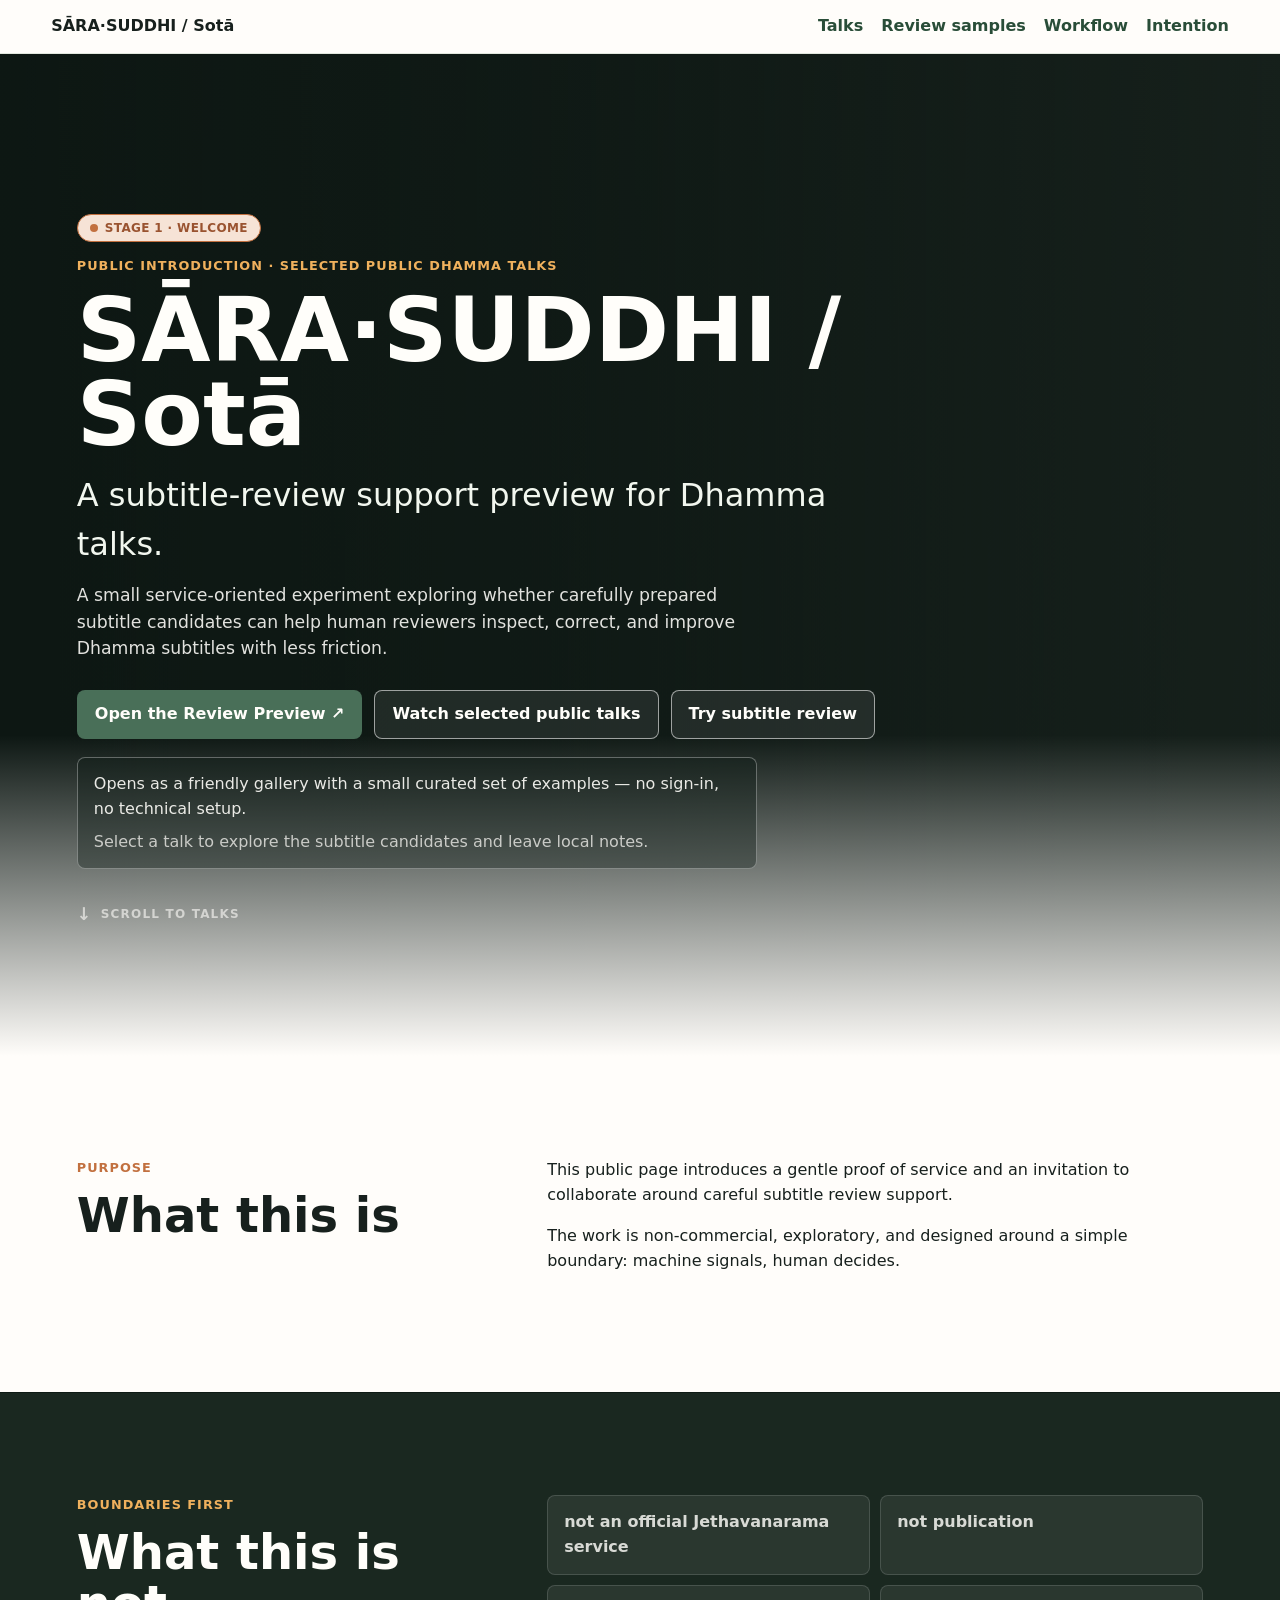
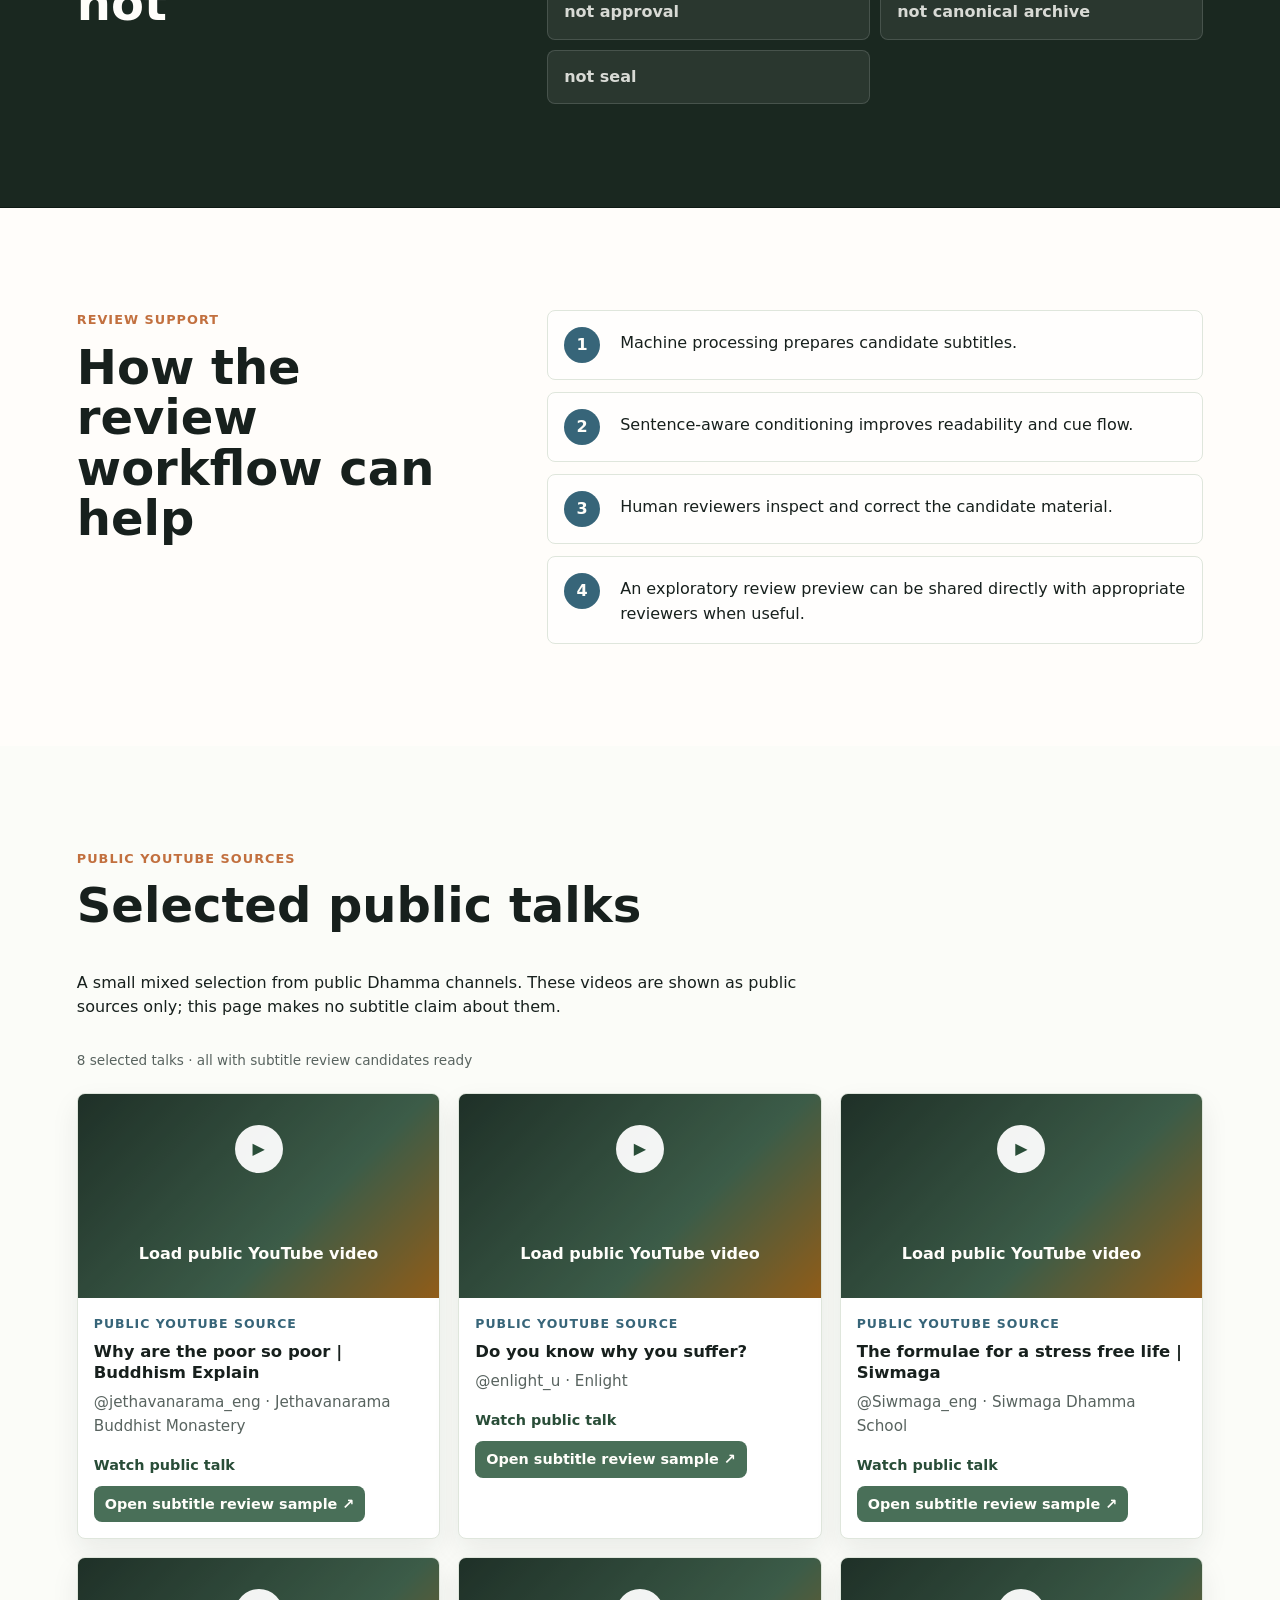
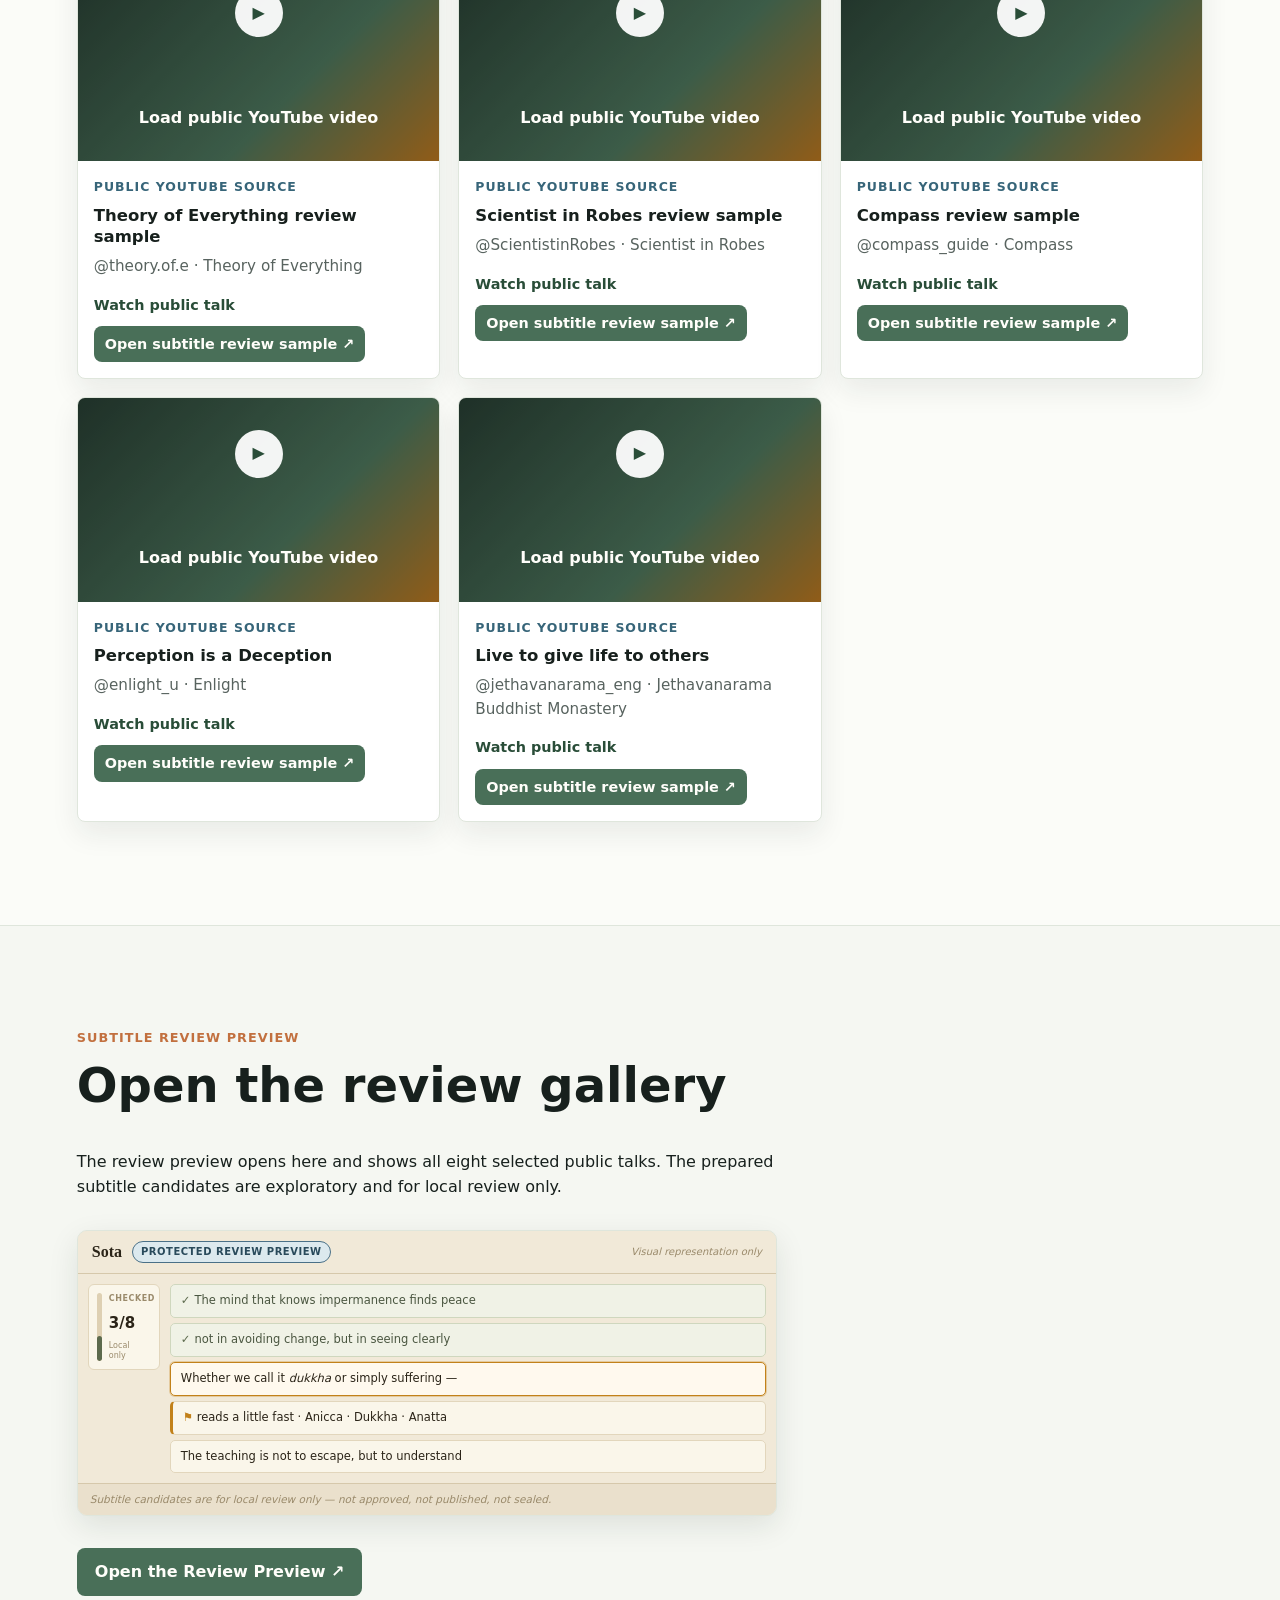
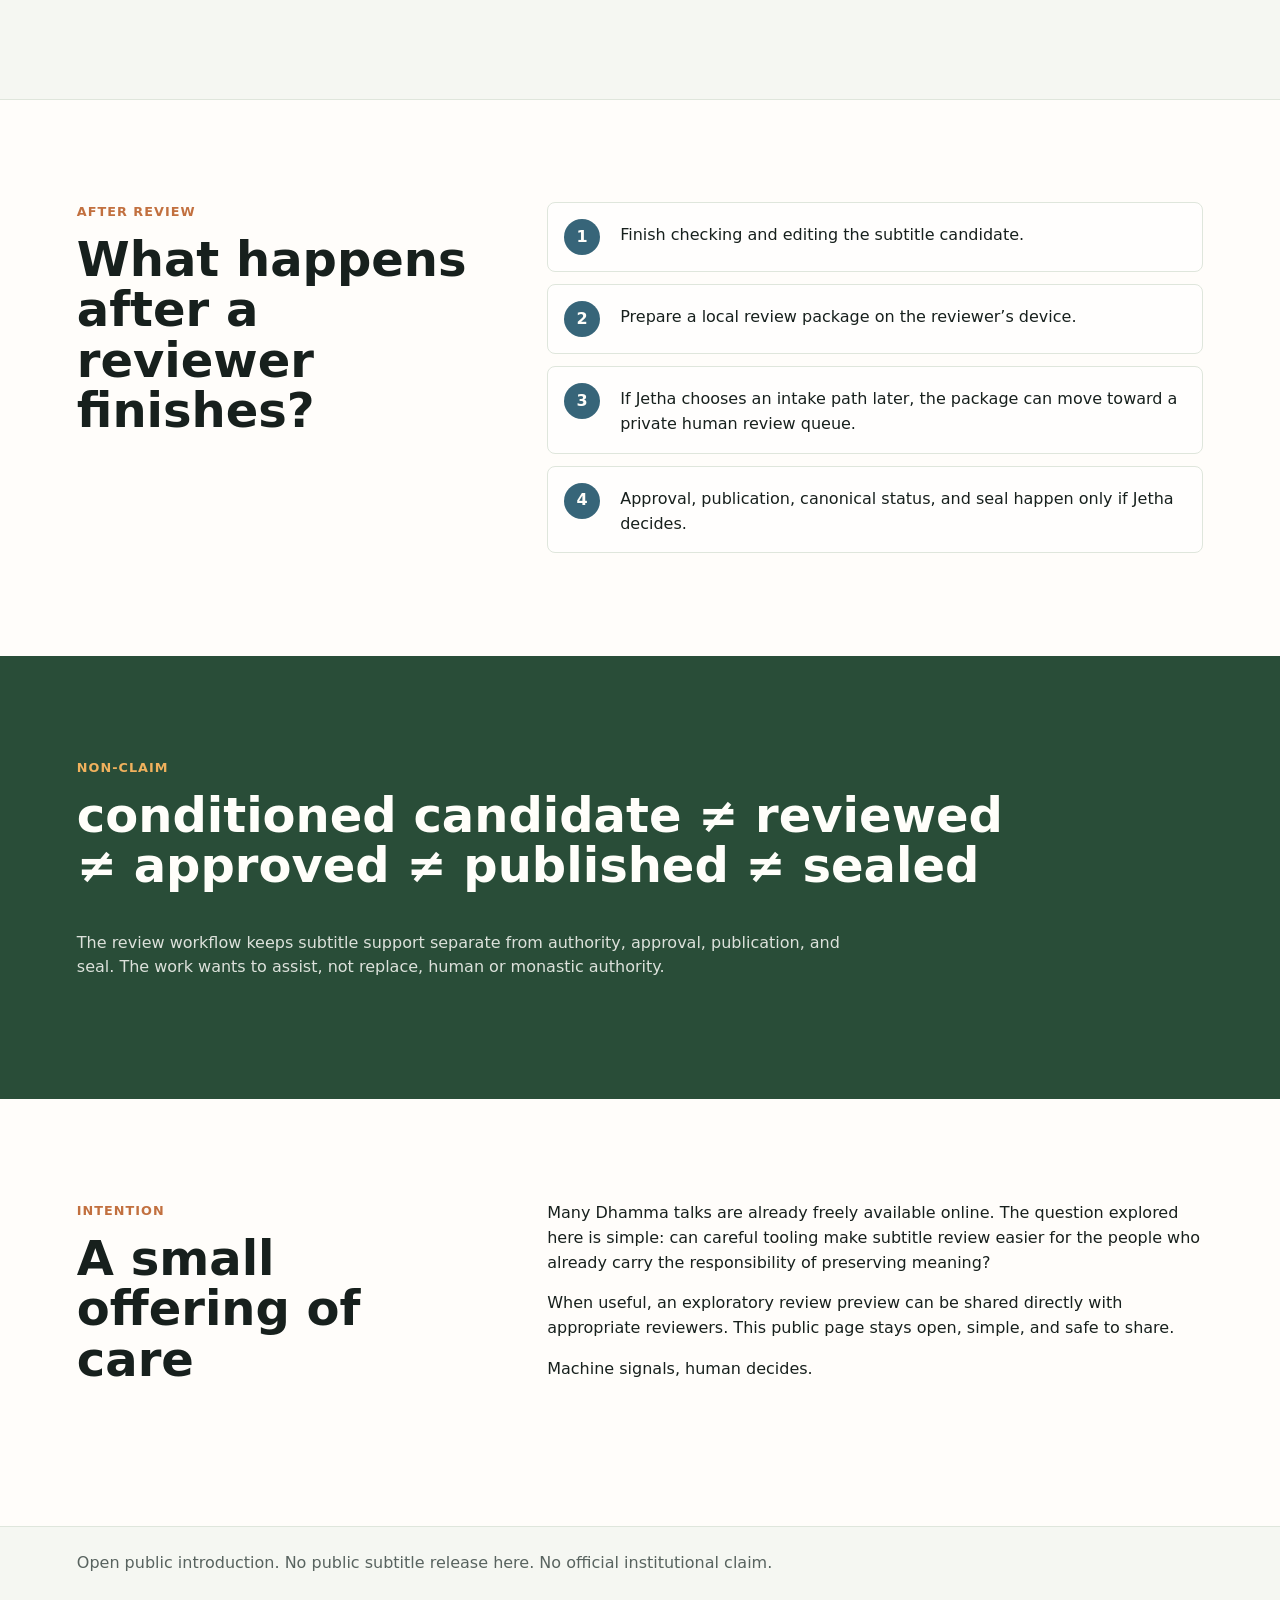
<file: index.html>
<!doctype html>
<html lang="en">
<head>
  <meta charset="utf-8">
  <meta name="viewport" content="width=device-width, initial-scale=1">
  <title>SĀRA·SUDDHI / Sotā — Public Preview</title>
  <meta name="description" content="A public introduction to a subtitle-review support preview for Dhamma talks.">
  <link rel="stylesheet" href="styles.css">
</head>
<body>
  <header class="site-header">
    <a class="brand" href="#top" aria-label="SĀRA·SUDDHI / Sotā home">SĀRA·SUDDHI / Sotā</a>
    <nav aria-label="Primary navigation">
      <a href="#talks">Talks</a>
      <a href="#review-samples">Review samples</a>
      <a href="#workflow">Workflow</a>
      <a href="#intention">Intention</a>
    </nav>
  </header>

  <main id="top">
    <section class="hero" aria-labelledby="hero-title">
      <div class="hero-media" aria-hidden="true"></div>
      <div class="hero-inner">
        <span class="stage-chip"><span class="dot" aria-hidden="true"></span>Stage 1 · Welcome</span>
        <p class="eyebrow">Public introduction · selected public Dhamma talks</p>
        <h1 id="hero-title">SĀRA·SUDDHI / Sotā</h1>
        <p class="hero-subtitle">A subtitle-review support preview for Dhamma talks.</p>
        <p class="hero-copy">A small service-oriented experiment exploring whether carefully prepared subtitle candidates can help human reviewers inspect, correct, and improve Dhamma subtitles with less friction.</p>
        <div class="hero-actions" aria-label="Hero actions">
          <a class="button primary" href="/review/?demo=jetha" target="_blank" rel="noopener noreferrer">Open the Review Preview ↗</a>
          <a class="button secondary" href="#talks">Watch selected public talks</a>
          <a class="button secondary" href="#review-samples">Try subtitle review</a>
        </div>
        <div class="review-note" aria-label="Review preview note">
          <p>Opens as a friendly gallery with a small curated set of examples — no sign-in, no technical setup.</p>
          <p>Select a talk to explore the subtitle candidates and leave local notes.</p>
        </div>
        <p class="scroll-hint" aria-hidden="true"><span class="sh-arrow">↓</span> scroll to talks</p>
      </div>
    </section>

    <section class="section two-column" id="what-this-is" aria-labelledby="what-title">
      <div>
        <p class="eyebrow">Purpose</p>
        <h2 id="what-title">What this is</h2>
      </div>
      <div class="stack">
        <p>This public page introduces a gentle proof of service and an invitation to collaborate around careful subtitle review support.</p>
        <p>The work is non-commercial, exploratory, and designed around a simple boundary: machine signals, human decides.</p>
      </div>
    </section>

    <section class="section quiet-band" aria-labelledby="not-title">
      <div class="two-column compact">
        <div>
          <p class="eyebrow">Boundaries first</p>
          <h2 id="not-title">What this is not</h2>
        </div>
        <ul class="boundary-list">
          <li>not an official Jethavanarama service</li>
          <li>not publication</li>
          <li>not approval</li>
          <li>not canonical archive</li>
          <li>not seal</li>
        </ul>
      </div>
    </section>

    <section class="section two-column" id="workflow" aria-labelledby="workflow-title">
      <div>
        <p class="eyebrow">Review support</p>
        <h2 id="workflow-title">How the review workflow can help</h2>
      </div>
      <div class="steps" aria-label="Workflow steps">
        <div><span>1</span><p>Machine processing prepares candidate subtitles.</p></div>
        <div><span>2</span><p>Sentence-aware conditioning improves readability and cue flow.</p></div>
        <div><span>3</span><p>Human reviewers inspect and correct the candidate material.</p></div>
        <div><span>4</span><p>An exploratory review preview can be shared directly with appropriate reviewers when useful.</p></div>
      </div>
    </section>

    <section class="section talks" id="talks" aria-labelledby="talks-title">
      <div class="section-heading">
        <p class="eyebrow">Public YouTube sources</p>
        <h2 id="talks-title">Selected public talks</h2>
        <p>A small mixed selection from public Dhamma channels. These videos are shown as public sources only; this page makes no subtitle claim about them.</p>
      </div>
      <p class="sample-status-line">8 selected talks · all with subtitle review candidates ready</p>
      <div class="talk-grid">

          <article class="talk-card" data-video-id="-B0cGRfp2s8">
            <div class="video-shell">
              <button class="video-load" type="button" aria-label="Load public YouTube video: Why are the poor so poor | Buddhism Explain">
                <span class="play-mark">▶</span>
                <span>Load public YouTube video</span>
              </button>
            </div>
            <div class="talk-copy">
              <p class="label">Public YouTube source</p>
              <h3>Why are the poor so poor | Buddhism Explain</h3>
              <p>@jethavanarama_eng · Jethavanarama Buddhist Monastery</p>
              <div class="talk-actions">
                <a href="https://www.youtube.com/watch?v=-B0cGRfp2s8" target="_blank" rel="noopener noreferrer">Watch public talk</a>
                <a class="review-ready" href="/review/?demo=jetha&amp;sample=love-kindness" target="_blank" rel="noopener noreferrer">Open subtitle review sample ↗</a>
              </div>
            </div>
          </article>

          <article class="talk-card" data-video-id="0MMn_dv11R0">
            <div class="video-shell">
              <button class="video-load" type="button" aria-label="Load public YouTube video: Do you know why you suffer?">
                <span class="play-mark">▶</span>
                <span>Load public YouTube video</span>
              </button>
            </div>
            <div class="talk-copy">
              <p class="label">Public YouTube source</p>
              <h3>Do you know why you suffer?</h3>
              <p>@enlight_u · Enlight</p>
              <div class="talk-actions">
                <a href="https://www.youtube.com/watch?v=0MMn_dv11R0" target="_blank" rel="noopener noreferrer">Watch public talk</a>
                <a class="review-ready" href="/review/?demo=jetha&amp;sample=suffering-perception" target="_blank" rel="noopener noreferrer">Open subtitle review sample ↗</a>
              </div>
            </div>
          </article>

          <article class="talk-card" data-video-id="W3vYHnD1W8w">
            <div class="video-shell">
              <button class="video-load" type="button" aria-label="Load public YouTube video: The formulae for a stress free life | Siwmaga">
                <span class="play-mark">▶</span>
                <span>Load public YouTube video</span>
              </button>
            </div>
            <div class="talk-copy">
              <p class="label">Public YouTube source</p>
              <h3>The formulae for a stress free life | Siwmaga</h3>
              <p>@Siwmaga_eng · Siwmaga Dhamma School</p>
              <div class="talk-actions">
                <a href="https://www.youtube.com/watch?v=W3vYHnD1W8w" target="_blank" rel="noopener noreferrer">Watch public talk</a>
                <a class="review-ready" href="/review/?demo=jetha&amp;sample=stress-free-life" target="_blank" rel="noopener noreferrer">Open subtitle review sample ↗</a>
              </div>
            </div>
          </article>

          <article class="talk-card" data-video-id="i5FUlNOZTnA">
            <div class="video-shell">
              <button class="video-load" type="button" aria-label="Load public YouTube video: Theory of Everything review sample">
                <span class="play-mark">▶</span>
                <span>Load public YouTube video</span>
              </button>
            </div>
            <div class="talk-copy">
              <p class="label">Public YouTube source</p>
              <h3>Theory of Everything review sample</h3>
              <p>@theory.of.e · Theory of Everything</p>
              <div class="talk-actions">
                <a href="https://www.youtube.com/shorts/i5FUlNOZTnA" target="_blank" rel="noopener noreferrer">Watch public talk</a>
                <a class="review-ready" href="/review/?demo=jetha&amp;sample=calm-mind-anywhere" target="_blank" rel="noopener noreferrer">Open subtitle review sample ↗</a>
              </div>
            </div>
          </article>

          <article class="talk-card" data-video-id="MGIN6ntBe-g">
            <div class="video-shell">
              <button class="video-load" type="button" aria-label="Load public YouTube video: Scientist in Robes review sample">
                <span class="play-mark">▶</span>
                <span>Load public YouTube video</span>
              </button>
            </div>
            <div class="talk-copy">
              <p class="label">Public YouTube source</p>
              <h3>Scientist in Robes review sample</h3>
              <p>@ScientistinRobes · Scientist in Robes</p>
              <div class="talk-actions">
                <a href="https://www.youtube.com/shorts/MGIN6ntBe-g" target="_blank" rel="noopener noreferrer">Watch public talk</a>
                <a class="review-ready" href="/review/?demo=jetha&amp;sample=love-marriage-issues" target="_blank" rel="noopener noreferrer">Open subtitle review sample ↗</a>
              </div>
            </div>
          </article>

          <article class="talk-card" data-video-id="4MsaI7_ZEFU">
            <div class="video-shell">
              <button class="video-load" type="button" aria-label="Load public YouTube video: Compass review sample">
                <span class="play-mark">▶</span>
                <span>Load public YouTube video</span>
              </button>
            </div>
            <div class="talk-copy">
              <p class="label">Public YouTube source</p>
              <h3>Compass review sample</h3>
              <p>@compass_guide · Compass</p>
              <div class="talk-actions">
                <a href="https://www.youtube.com/shorts/4MsaI7_ZEFU" target="_blank" rel="noopener noreferrer">Watch public talk</a>
                <a class="review-ready" href="/review/?demo=jetha&amp;sample=first-and-last" target="_blank" rel="noopener noreferrer">Open subtitle review sample ↗</a>
              </div>
            </div>
          </article>

          <article class="talk-card" data-video-id="-ik-a_iQ_dg">
            <div class="video-shell">
              <button class="video-load" type="button" aria-label="Load public YouTube video: Perception is a Deception">
                <span class="play-mark">▶</span>
                <span>Load public YouTube video</span>
              </button>
            </div>
            <div class="talk-copy">
              <p class="label">Public YouTube source</p>
              <h3>Perception is a Deception</h3>
              <p>@enlight_u · Enlight</p>
              <div class="talk-actions">
                <a href="https://www.youtube.com/watch?v=-ik-a_iQ_dg" target="_blank" rel="noopener noreferrer">Watch public talk</a>
                <a class="review-ready" href="/review/?demo=jetha&amp;sample=perception-deception" target="_blank" rel="noopener noreferrer">Open subtitle review sample ↗</a>
              </div>
            </div>
          </article>

          <article class="talk-card" data-video-id="-yPJJXnafgw">
            <div class="video-shell">
              <button class="video-load" type="button" aria-label="Load public YouTube video: Live to give life to others">
                <span class="play-mark">▶</span>
                <span>Load public YouTube video</span>
              </button>
            </div>
            <div class="talk-copy">
              <p class="label">Public YouTube source</p>
              <h3>Live to give life to others</h3>
              <p>@jethavanarama_eng · Jethavanarama Buddhist Monastery</p>
              <div class="talk-actions">
                <a href="https://www.youtube.com/watch?v=-yPJJXnafgw" target="_blank" rel="noopener noreferrer">Watch public talk</a>
                <a class="review-ready" href="/review/?demo=jetha&amp;sample=live-to-give" target="_blank" rel="noopener noreferrer">Open subtitle review sample ↗</a>
              </div>
            </div>
          </article>
      </div>
    </section>

    <section class="section review-samples" id="review-samples" aria-labelledby="review-samples-title">
      <div class="section-heading">
        <p class="eyebrow">Subtitle review preview</p>
        <h2 id="review-samples-title">Open the review gallery</h2>
        <p>The review preview opens here and shows all eight selected public talks. The prepared subtitle candidates are exploratory and for local review only.</p>
      </div>
      <div class="bench-preview" aria-hidden="true">
        <div class="bp-header">
          <span class="bp-mark">Sota</span>
          <span class="bp-badge-mini">Protected review preview</span>
          <span class="bp-caption">Visual representation only</span>
        </div>
        <div class="bp-body">
          <div class="bp-rail">
            <div class="bp-gauge-card">
              <div class="bp-gauge-track"><div class="bp-gauge-fill"></div></div>
              <div class="bp-gauge-info">
                <span class="bp-gauge-lab">Checked</span>
                <span class="bp-gauge-num">3/8</span>
                <span class="bp-gauge-sub">Local<br>only</span>
              </div>
            </div>
          </div>
          <div class="bp-cues">
            <div class="bp-cue bp-checked">The mind that knows impermanence finds peace</div>
            <div class="bp-cue bp-checked">not in avoiding change, but in seeing clearly</div>
            <div class="bp-cue bp-active">Whether we call it <em>dukkha</em> or simply suffering —</div>
            <div class="bp-cue bp-flagged">reads a little fast · Anicca · Dukkha · Anatta</div>
            <div class="bp-cue">The teaching is not to escape, but to understand</div>
          </div>
        </div>
        <div class="bp-preview-note">Subtitle candidates are for local review only — not approved, not published, not sealed.</div>
      </div>
      <a class="button sample-button gallery-cta" href="/review/?demo=jetha" target="_blank" rel="noopener noreferrer">Open the Review Preview ↗</a>
    </section>

    <section class="section two-column" id="after-review" aria-labelledby="after-review-title">
      <div>
        <p class="eyebrow">After review</p>
        <h2 id="after-review-title">What happens after a reviewer finishes?</h2>
      </div>
      <div class="steps" aria-label="Review completion steps">
        <div><span>1</span><p>Finish checking and editing the subtitle candidate.</p></div>
        <div><span>2</span><p>Prepare a local review package on the reviewer’s device.</p></div>
        <div><span>3</span><p>If Jetha chooses an intake path later, the package can move toward a private human review queue.</p></div>
        <div><span>4</span><p>Approval, publication, canonical status, and seal happen only if Jetha decides.</p></div>
      </div>
    </section>

    <section class="section boundary-callout" id="boundaries" aria-labelledby="boundary-title">
      <p class="eyebrow">Non-claim</p>
      <h2 id="boundary-title">conditioned candidate ≠ reviewed ≠ approved ≠ published ≠ sealed</h2>
      <p>The review workflow keeps subtitle support separate from authority, approval, publication, and seal. The work wants to assist, not replace, human or monastic authority.</p>
    </section>

    <section class="section invitation" id="intention" aria-labelledby="invite-title">
      <div>
        <p class="eyebrow">Intention</p>
        <h2 id="invite-title">A small offering of care</h2>
      </div>
      <div class="stack">
        <p>Many Dhamma talks are already freely available online. The question explored here is simple: can careful tooling make subtitle review easier for the people who already carry the responsibility of preserving meaning?</p>
        <p>When useful, an exploratory review preview can be shared directly with appropriate reviewers. This public page stays open, simple, and safe to share.</p>
        <p>Machine signals, human decides.</p>
      </div>
    </section>
  </main>

  <footer class="site-footer">
    <p>Open public introduction. No public subtitle release here. No official institutional claim.</p>
  </footer>

  <script src="app.js"></script>
</body>
</html>
</file>
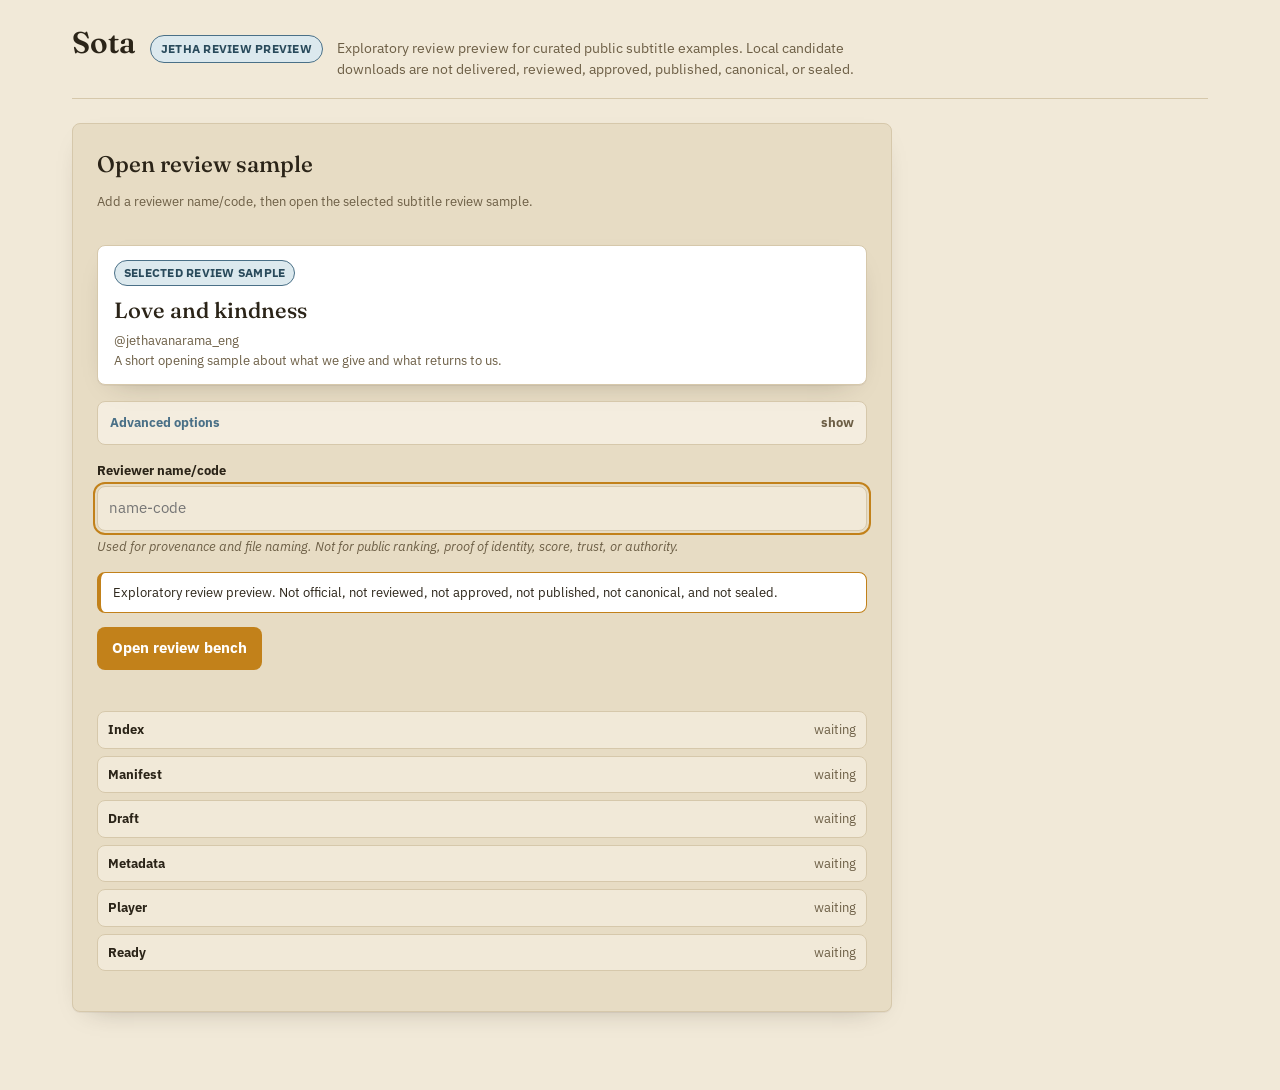
<file: review/index.html>
<!doctype html>
<html lang="en">
<head>
<meta charset="utf-8">
<meta name="viewport" content="width=device-width, initial-scale=1">
<title>Sota Review Preview</title>
<link rel="icon" href="data:,">
<link rel="preconnect" href="https://fonts.googleapis.com">
<link rel="preconnect" href="https://fonts.gstatic.com" crossorigin>
<link href="https://fonts.googleapis.com/css2?family=Fraunces:opsz,wght@9..144,400..700&family=Newsreader:ital,opsz,wght@0,6..72,400..600;1,6..72,400..600&family=IBM+Plex+Sans:wght@400;500;600;700&display=swap" rel="stylesheet">
<style>
  :root{
    --paper:#F1E9D8;
    --card:#FAF6EA;
    --paper-2:#E7DCC4;
    --paper-3:#DED0B3;
    --ink:#2B2418;
    --ink-soft:#6C5E45;
    --ink-faint:#9A8A6B;
    --honey:#C2811A;
    --honey-deep:#9E660F;
    --honey-soft:#F0DBAC;
    --sage:#5C6A4D;
    --sage-deep:#4A5640;
    --sage-soft:#DCE0CF;
    --line:#D6C8AB;
    --line-soft:#E2D6BC;
    --danger:#9a3a2a;
    --danger-soft:#f4d7d0;
    --blue:#4a7087;
    --blue-soft:#dce9ee;
    --radius:8px;
    --shadow:0 1px 0 rgba(43,36,24,.05),0 10px 28px -18px rgba(43,36,24,.4);
    --body-left:280px;
    --col-left:var(--body-left);
    --col-act:150px;
    --gap:26px;
  }
  *{box-sizing:border-box}
  html,body{margin:0;min-height:100%}
  body{
    background:var(--paper);
    color:var(--ink);
    font-family:"IBM Plex Sans",Inter,system-ui,-apple-system,sans-serif;
    font-size:15px;
    line-height:1.5;
  }
  h1,h2,h3{font-family:Fraunces,Georgia,serif;font-weight:500;letter-spacing:0;margin:0}
  button,input,textarea{font:inherit}
  button{cursor:pointer}
  @media (prefers-reduced-motion:reduce){
    *{animation-duration:.001ms !important;animation-iteration-count:1 !important;transition-duration:.001ms !important;scroll-behavior:auto !important}
  }
  .wrap{max-width:1180px;margin:0 auto;padding:28px 22px 78px}
  header{display:flex;align-items:baseline;gap:14px;flex-wrap:wrap;border-bottom:1px solid var(--line);padding-bottom:18px;margin-bottom:24px}
  .mark{font-family:Fraunces,Georgia,serif;font-size:30px;font-weight:600;line-height:1}
  .badge-top{display:inline-flex;align-items:center;border:1px solid var(--blue);background:var(--blue-soft);color:#294a5b;border-radius:999px;font-size:12px;font-weight:700;letter-spacing:.02em;padding:4px 10px;text-transform:uppercase}
  .tagline{color:var(--ink-soft);font-size:14px;max-width:68ch}
  .setup,.panel{background:var(--paper-2);border:1px solid var(--line);border-radius:var(--radius);box-shadow:var(--shadow)}
  .setup{max-width:820px;padding:24px}
  .field{margin-bottom:16px}
  .field label{display:block;font-size:13px;font-weight:700;margin-bottom:6px}
  .fieldnote{margin:6px 0 0;color:var(--ink-soft);font-size:12.5px;font-style:italic}
  input[type=text],textarea{
    width:100%;
    border:1px solid var(--line);
    background:var(--paper);
    color:var(--ink);
    border-radius:var(--radius);
    padding:10px 11px;
  }
  textarea{resize:vertical;min-height:78px}
  :focus-visible{outline:2px solid var(--honey);outline-offset:2px}
  .btn{display:inline-flex;align-items:center;justify-content:center;gap:8px;background:var(--honey);color:#fff;border:0;border-radius:var(--radius);padding:10px 15px;font-weight:700}
  .btn:disabled{opacity:.45;cursor:not-allowed}
  .btn.ghost{background:transparent;color:var(--ink);border:1px solid var(--line)}
  .btn.small{font-size:12.5px;padding:6px 10px}
  .notice{background:#fff;border:1px solid var(--honey);border-left:4px solid var(--honey);border-radius:var(--radius);font-size:13px;margin:14px 0;padding:10px 12px}
  .sample-gallery{display:grid;gap:14px;margin-top:18px}
  .gallery-grid{display:grid;grid-template-columns:repeat(2,minmax(0,1fr));gap:12px}
  .gallery-card{display:flex;flex-direction:column;gap:8px;background:#fff;border:1px solid var(--line);border-radius:var(--radius);padding:14px 15px;box-shadow:var(--shadow)}
  .gallery-card h3{font-family:Fraunces,Georgia,serif;font-size:20px;margin:0}
  .gallery-card p{margin:0;color:var(--ink-soft);font-size:13px}
  .gallery-status{display:inline-flex;width:max-content;max-width:100%;border:1px solid var(--sage);background:var(--sage-soft);color:#344f2f;border-radius:999px;font-size:12px;font-weight:700;padding:2px 8px}
  .gallery-status.pending{border-color:var(--line);background:var(--paper-2);color:var(--ink-soft)}
  .gallery-actions{display:flex;gap:8px;align-items:center;flex-wrap:wrap;margin-top:auto;padding-top:6px}
  .gallery-actions a{color:var(--blue);font-size:12.5px;font-weight:700;text-decoration:none}
  .gallery-actions a:hover{text-decoration:underline}
  .gallery-actions a.btn{color:#fff;text-decoration:none}
  .gallery-actions a.btn:hover{text-decoration:none}
  .gallery-pending{color:var(--ink-soft);font-size:12.5px;font-style:italic}
  .demo-card{background:#fff;border:1px solid var(--line);border-radius:var(--radius);padding:14px 16px;margin:16px 0;box-shadow:var(--shadow)}
  .demo-card .demo-label{display:inline-flex;align-items:center;border:1px solid var(--blue);background:var(--blue-soft);color:#294a5b;border-radius:999px;font-size:12px;font-weight:700;letter-spacing:.02em;padding:3px 9px;text-transform:uppercase}
  .demo-card h3{margin:8px 0 4px;font-family:Fraunces,Georgia,serif;font-size:22px}
  .demo-card p{margin:0;color:var(--ink-soft);font-size:13px}
  .advanced-options{border:1px solid var(--line);border-radius:var(--radius);background:rgba(255,252,245,.54);padding:0;margin:14px 0 16px}
  .advanced-options summary{cursor:pointer;color:var(--blue);font-size:13px;font-weight:700;padding:11px 12px;list-style:none}
  .advanced-options summary::-webkit-details-marker{display:none}
  .advanced-options summary::after{content:"show";float:right;color:var(--ink-soft);font-weight:700}
  .advanced-options[open] summary::after{content:"hide"}
  .advanced-body{padding:0 12px 12px}
  .advanced-body .field:last-child{margin-bottom:0}
  .err{color:var(--danger);font-weight:600;font-size:13px;margin-top:10px;min-height:1.2em}
  .msg{color:var(--ink-soft);font-size:13px;margin-top:10px;min-height:1.2em}
  .stage-list{display:grid;gap:7px;margin:16px 0}
  .stage{display:flex;align-items:center;justify-content:space-between;gap:12px;background:var(--paper);border:1px solid var(--line);border-radius:var(--radius);padding:8px 10px;font-size:13px}
  .stage b{text-transform:capitalize}
  .stage span:last-child{color:var(--ink-soft);text-align:right}
  .stage.pass{border-color:var(--sage);background:var(--sage-soft)}
  .stage.fail{border-color:var(--danger);background:var(--danger-soft);color:var(--danger)}
  .editor{display:none}

  /* head: candidate chip + title + talk-meta + nav, dock toggle */
  .head{padding:4px 0 4px;display:flex;align-items:flex-start;justify-content:space-between;gap:20px;flex-wrap:wrap}
  .candidate-chip{display:inline-flex;align-items:center;gap:7px;font-family:"IBM Plex Sans",sans-serif;font-size:11.5px;font-weight:600;letter-spacing:.05em;color:var(--honey-deep);margin-bottom:10px}
  .candidate-chip .d{width:8px;height:8px;border-radius:50%;background:var(--honey);box-shadow:0 0 0 3px var(--honey-soft)}
  .head h1{font-size:clamp(1.5rem,3vw,2rem);line-height:1.1;margin:0}
  .talk-meta{font-family:"IBM Plex Sans",sans-serif;font-size:13.5px;color:var(--ink-faint);margin-top:8px}
  .talk-meta .flagged{color:var(--honey-deep);font-weight:600}
  .talk-nav{display:flex;gap:10px;flex-wrap:wrap;margin-top:14px}
  .dock{flex:0 0 auto}
  .dock-label{font-family:"IBM Plex Sans",sans-serif;font-size:11px;font-weight:600;letter-spacing:.08em;text-transform:uppercase;color:var(--ink-faint);margin-bottom:7px;text-align:right}
  .seg{display:inline-flex;background:var(--paper-2);border:1px solid var(--line);border-radius:999px;padding:3px;gap:2px}
  .seg button{appearance:none;background:transparent;border:0;font-size:12.5px;font-weight:500;color:var(--ink-soft);cursor:pointer;padding:6px 12px;border-radius:999px;transition:background .15s,color .15s}
  .seg button[aria-pressed=true]{background:var(--honey);color:#fff;font-weight:600}

  /* body: left rail (video anchor + gauge + evidence link) | right (reviewer/download/insight) */
  .body{display:grid;grid-template-columns:var(--body-left) minmax(0,1fr);column-gap:var(--gap);align-items:start;margin:18px 0 8px}
  .b-left{display:flex;flex-direction:column;gap:14px}
  .b-right{display:flex;flex-direction:column;gap:16px;min-width:0}
  .rail-card{background:var(--card);border:1px solid var(--line-soft);border-radius:var(--radius);padding:16px;box-shadow:var(--shadow)}
  .gauge{display:flex;gap:14px;align-items:stretch}
  .gauge-track{position:relative;width:9px;min-height:108px;background:var(--paper-3);border-radius:999px;overflow:hidden;flex:0 0 auto}
  .gauge-fill{position:absolute;left:0;right:0;bottom:0;height:0%;background:var(--sage);border-radius:999px;transition:height .45s ease}
  .gauge-meta{display:flex;flex-direction:column;justify-content:space-between}
  .gauge-meta .lab{font-size:11px;font-weight:600;letter-spacing:.08em;text-transform:uppercase;color:var(--ink-faint)}
  .gauge-meta .count{font-family:Fraunces,Georgia,serif;font-size:1.7rem;line-height:1}
  .gauge-meta .count b{font-weight:500}
  .gauge-meta .sub{font-family:Newsreader,Georgia,serif;font-size:12.5px;color:var(--ink-faint);line-height:1.35}
  .ev-line{display:flex;align-items:center;justify-content:space-between;gap:8px;font-family:Newsreader,Georgia,serif;font-size:13px;color:var(--ink-soft)}
  .link-btn{background:none;border:none;color:var(--honey-deep);font-size:13px;font-weight:600;cursor:pointer;padding:0}
  .playback-warning{display:none;background:var(--danger-soft);border:1px solid var(--danger);border-radius:var(--radius);color:var(--danger);font-size:13px;padding:9px 10px}
  .playback-warning.show{display:block}

  .ctl-grid{display:grid;grid-template-columns:1fr 1fr;gap:16px}
  .panel{background:var(--card);border:1px solid var(--line-soft);border-radius:var(--radius);padding:18px;box-shadow:var(--shadow)}
  .download-row{display:flex;gap:10px;align-items:flex-start;flex-wrap:wrap;margin-top:10px}

  /* insight capture — expanded by default, collapsible */
  .insight-panel{background:var(--card);border:1px solid var(--line-soft);border-radius:var(--radius);box-shadow:var(--shadow);overflow:hidden;padding:0}
  .insight-panel summary{display:flex;align-items:center;gap:12px;cursor:pointer;padding:16px 18px;list-style:none}
  .insight-panel summary::-webkit-details-marker{display:none}
  .insight-panel summary .chev{color:var(--ink-faint);transition:transform .2s;font-size:14px}
  .insight-panel[open] summary .chev{transform:rotate(90deg)}
  .insight-panel h2{font-size:1.15rem;margin:0}
  .insight-label{display:inline-flex;margin-left:auto;border:1px solid #CDD4BD;border-radius:999px;color:var(--sage-deep);background:var(--sage-soft);padding:3px 10px;font-size:11px;font-weight:600}
  .insight-body{padding:0 18px 18px}
  .insight-tools{display:grid;gap:12px;margin-top:10px}
  .entry-row{display:grid;grid-template-columns:minmax(0,1fr) auto;gap:8px;align-items:start}
  .entry-list{display:flex;flex-wrap:wrap;gap:6px;margin-top:6px}
  .entry-chip{border:1px solid var(--line);background:var(--paper);border-radius:999px;padding:3px 9px;font-size:12.5px;max-width:100%;overflow-wrap:anywhere}
  .entry-text{white-space:pre-wrap;background:var(--paper);border:1px solid var(--line);border-radius:6px;padding:7px 9px;font-size:12.5px;margin-top:6px}

  .cues-label{font-family:"IBM Plex Sans",sans-serif;font-size:11px;font-weight:600;letter-spacing:.1em;text-transform:uppercase;color:var(--ink-faint);margin:18px 0 14px}
  .cues{display:flex;flex-direction:column;gap:12px;margin-top:0}

  /* full-width cue: toggles | wide text | play+check */
  .cue{display:grid;grid-template-columns:var(--col-left) minmax(0,1fr) var(--col-act);column-gap:var(--gap);align-items:start;background:var(--card);border:1px solid var(--line-soft);border-radius:var(--radius);padding:16px 18px;box-shadow:0 1px 5px var(--shadow);transition:border-color .15s,box-shadow .15s}
  .cue:hover{border-color:var(--line)}
  .cue.active{border-color:var(--honey);box-shadow:0 0 0 1px rgba(184,116,42,.5)}
  .cue.playing{background:#fff9ee;border-color:var(--honey)}
  .cue.checked{background:#F0F2E6;border-color:#CFD7BE}
  .cue.flagged{border-left:3px solid var(--honey)}
  .cue.proposed-removal{border-left:3px solid var(--danger)}

  .z-toggles{display:flex;flex-direction:column;gap:8px;min-width:0}
  .z-toggles summary{cursor:pointer;font-family:"IBM Plex Sans",sans-serif;font-size:13.5px;font-weight:600;padding:4px 0;display:flex;align-items:center;gap:6px;list-style:none}
  .z-toggles summary::-webkit-details-marker{display:none}
  .z-toggles summary .chev{transition:transform .2s;font-size:11px;display:inline-block}
  .z-toggles details[open]>summary .chev{transform:rotate(90deg)}
  .remove-panel summary{color:var(--honey-deep)}
  .cue-insight summary{color:var(--sage-deep)}
  .remove-panel,.cue-insight{position:relative}
  .remove-tools,.insight-tools{background:var(--paper);border:1px solid var(--line-soft);border-radius:9px;padding:13px;margin-bottom:4px}
  .remove-panel .remove-tools,.cue-insight .insight-tools{position:absolute;top:100%;left:0;margin-top:6px;width:300px;max-height:min(70vh,460px);overflow-y:auto;box-shadow:0 14px 36px -10px rgba(43,36,24,.38);z-index:5;padding-top:36px}
  .panel-close{position:absolute;top:9px;right:9px;width:24px;height:24px;border-radius:50%;border:1px solid var(--line);background:var(--card);color:var(--ink-soft);font-size:12px;line-height:1;cursor:pointer;display:inline-flex;align-items:center;justify-content:center;padding:0}
  .panel-close:hover{border-color:var(--danger);color:var(--danger)}
  @media (max-width:920px){.panel-close{display:none}}
  .z-toggles .entry-row{grid-template-columns:1fr}
  .z-toggles .entry-row .btn{width:100%}
  .cue-insight .insight-tools{background:var(--paper);border:1px solid var(--line-soft)}
  .remove-tools select,.remove-tools textarea,.insight-tools input,.insight-tools textarea{width:100%;font-family:Newsreader,Georgia,serif;font-size:14px;color:var(--ink);background:var(--card);border:1px solid var(--line);border-radius:9px;padding:8px 10px;margin-bottom:9px;resize:vertical}
  .remove-tools select:focus,.remove-tools textarea:focus,.insight-tools input:focus,.insight-tools textarea:focus{outline:2px solid var(--honey);border-color:var(--honey)}
  .remove-state{font-size:12.5px;color:var(--danger);font-weight:700}
  .remove-warning{font-size:12.5px;color:var(--danger);background:rgba(255,255,255,.62);border:1px solid rgba(178,60,44,.36);border-radius:6px;padding:8px 9px}
  .original-text{white-space:pre-wrap;background:var(--paper);border:1px solid var(--line);border-radius:6px;padding:7px 9px;font-size:12.5px}

  .z-text{min-width:0}
  .cue-top{display:flex;align-items:center;gap:12px;margin-bottom:11px;flex-wrap:wrap}
  .cue-no{font-family:"IBM Plex Sans",sans-serif;font-size:12px;font-weight:600;color:var(--ink-faint);background:var(--paper-2);border:1px solid var(--line);border-radius:7px;padding:3px 9px;letter-spacing:.02em;font-variant-numeric:tabular-nums}
  .cue-time{font-family:"IBM Plex Sans",sans-serif;font-size:15px;font-weight:500;color:var(--ink-soft);font-variant-numeric:tabular-nums;background:none;border:0;padding:0;cursor:pointer}
  .cue-flag{display:inline-flex;align-items:center;gap:6px;font-family:"IBM Plex Sans",sans-serif;font-size:12px;color:var(--honey-deep)}
  .cue-flag .fd{width:8px;height:8px;border-radius:50%;background:var(--honey)}
  .txt{font-family:Newsreader,Georgia,serif;font-size:1.3rem;line-height:1.5;min-height:1.5em;color:var(--ink);outline:0;white-space:pre-wrap;border-radius:5px;padding:2px 4px;margin:-2px -4px}
  .txt:focus{background:#fff;box-shadow:0 0 0 2px var(--honey-soft)}
  .txt.readonly-removal{background:rgba(178,60,44,.06);color:var(--ink-soft);cursor:not-allowed}
  .cue-why{font-family:Newsreader,Georgia,serif;font-size:13.5px;color:var(--ink-soft);margin:9px 0 0}

  .z-actions{display:flex;flex-direction:column;gap:10px}
  .cue-play{width:38px;height:38px;border-radius:50%;border:1px solid var(--line);background:var(--paper);color:var(--ink-soft);cursor:pointer;display:inline-flex;align-items:center;justify-content:center;font-size:12px;transition:border-color .15s,color .15s;align-self:center}
  .cue-play:hover{border-color:var(--honey);color:var(--honey-deep)}
  .cue-play.playing{border-color:var(--honey);color:var(--honey);background:#fff}
  .cue-play:disabled{opacity:.42;cursor:not-allowed}
  .check{width:100%;font-size:13px;font-weight:600;color:var(--ink);background:var(--paper);border:1px solid var(--line);border-radius:999px;padding:9px 12px;cursor:pointer;transition:all .15s}
  .check:hover{border-color:var(--sage)}
  .cue.checked .check{background:var(--sage);border-color:var(--sage);color:#fff}

  .clearance{height:0;transition:height .2s}

  .prov-strip{background:var(--paper-2);border:1px solid var(--line);border-radius:var(--radius);padding:18px 20px;margin-top:8px}
  .prov-strip h4{font-family:"IBM Plex Sans",sans-serif;font-size:11px;font-weight:600;letter-spacing:.08em;text-transform:uppercase;color:var(--ink-faint);margin:0 0 10px}
  .labels{display:flex;flex-wrap:wrap;gap:8px;margin-bottom:14px}
  .pill{display:inline-flex;align-items:center;font-family:"IBM Plex Sans",sans-serif;font-size:12px;color:var(--ink-soft);background:var(--card);border:1px solid var(--line);border-radius:999px;padding:4px 11px;font-weight:600}
  .pill.strong{color:var(--honey-deep);border-color:var(--honey);background:var(--honey-soft)}
  .hash-grid{display:flex;flex-wrap:wrap;gap:10px}
  .hash-grid div{font-family:"IBM Plex Sans",sans-serif;font-size:12px;color:var(--ink-faint);background:var(--card);border:1px solid var(--line-soft);border-radius:9px;padding:6px 11px;overflow-wrap:anywhere}

  .bench-footer{padding:26px 0 10px;margin-top:8px;border-top:1px solid var(--line);font-family:"IBM Plex Sans",sans-serif;font-size:13px;color:var(--ink-faint)}
  .bench-footer .sadhu{font-family:Fraunces,Georgia,serif;font-style:italic;color:var(--ink-soft);font-size:16px;margin-bottom:10px}
  .bench-footer .foot-note{max-width:78ch;margin:0;line-height:1.55}

  /* floating video: draggable + resizable, real iframe lives inside .player-shell */
  .floatv{position:fixed;z-index:60;background:#1c160d;border:1px solid #2a2114;border-radius:12px;box-shadow:0 12px 34px rgba(43,36,24,.32);overflow:hidden}
  .fv-bar{display:flex;align-items:center;gap:8px;padding:7px 10px;background:rgba(255,255,255,.06);cursor:grab;touch-action:none}
  .fv-bar.grabbing{cursor:grabbing}
  .fv-bar .grip{color:var(--paper-3);font-size:13px;letter-spacing:1px}
  .fv-bar .ttl{color:var(--paper);font-size:12px;font-weight:500;white-space:nowrap;overflow:hidden;text-overflow:ellipsis;flex:1}
  .fv-bar .x{margin-left:auto;background:none;border:none;color:var(--paper-3);font-size:15px;cursor:pointer;line-height:1;padding:2px 4px}
  .fv-bar .x:hover{color:#fff}
  .player-shell{background:#111;border-radius:0;overflow:hidden;aspect-ratio:16/9;color:#eadfcd;display:flex;align-items:center;justify-content:center;text-align:center;position:relative}
  #player{width:100%;height:100%;min-width:200px;min-height:200px}
  #player iframe{width:100%;height:100%}
  .fv-resize{position:absolute;right:3px;bottom:3px;width:18px;height:18px;cursor:nwse-resize;z-index:3;display:flex;align-items:flex-end;justify-content:flex-end}
  .fv-resize::after{content:"";width:9px;height:9px;border-right:2px solid rgba(239,231,212,.55);border-bottom:2px solid rgba(239,231,212,.55)}
  .editor[data-dock=corner] .floatv{right:22px;bottom:22px;width:300px}
  .editor[data-dock=inline] .floatv{left:28px;top:265px;width:230px}
  .editor[data-dock=hidden] .floatv{position:fixed!important;left:-9999px;top:0;width:202px!important;opacity:0;pointer-events:none;box-shadow:none}
  .editor[data-dock=hidden] .player-shell{aspect-ratio:auto;height:200px;min-height:200px}

  .modal-backdrop{position:fixed;inset:0;z-index:200;background:rgba(43,38,32,.42);display:flex;align-items:center;justify-content:center;padding:22px}
  .modal-backdrop[hidden]{display:none}
  .modal{width:min(560px,100%);background:var(--paper);border:1px solid var(--line);border-radius:var(--radius);box-shadow:0 20px 60px -24px rgba(43,38,32,.7);padding:22px}
  .modal h2{font-size:24px;margin-bottom:10px}
  .modal p{margin:0;white-space:pre-line;color:var(--ink-soft)}
  .modal-actions{display:flex;justify-content:flex-end;gap:10px;flex-wrap:wrap;margin-top:18px}
  .modal.wide{width:min(720px,100%)}
  .completion-flow{margin:16px 0 0;padding-left:22px;color:var(--ink-soft)}
  .completion-flow li{margin:7px 0}
  .completion-summary{display:grid;grid-template-columns:repeat(2,minmax(0,1fr));gap:10px;margin:16px 0}
  .summary-card{background:var(--card);border:1px solid var(--line-soft);border-radius:var(--radius);padding:11px 12px}
  .summary-card span{display:block;font-size:11px;font-weight:700;letter-spacing:.06em;text-transform:uppercase;color:var(--ink-faint)}
  .summary-card b{display:block;font-family:Fraunces,Georgia,serif;font-size:22px;font-weight:500;margin-top:2px}
  .future-submit{display:flex;flex-direction:column;gap:7px;background:var(--paper-2);border:1px dashed var(--line);border-radius:var(--radius);padding:12px;margin-top:14px}
  .future-submit p{font-size:13px}
  .float-nav{position:fixed;left:16px;bottom:16px;z-index:90;display:flex;flex-direction:column;gap:6px;background:rgba(251,248,240,.92);border:1px solid var(--line);border-radius:999px;padding:6px;box-shadow:0 12px 36px -20px rgba(43,38,32,.52)}
  .float-nav[hidden]{display:none}
  .float-nav button{appearance:none;border:1px solid transparent;background:transparent;color:var(--ink-soft);border-radius:999px;font-size:12px;font-weight:700;line-height:1;padding:8px 9px;min-width:58px}
  .float-nav button:hover,.float-nav button:focus{background:var(--honey-soft);color:#754b19}
  @media (max-width:920px){
    .body{grid-template-columns:1fr;gap:16px}
    .gauge{flex-direction:column;align-items:stretch;gap:10px}
    .gauge-track{width:100%;min-height:0;height:9px;flex:0 0 auto}
    .gauge-fill{top:0;bottom:0;left:0;right:auto;height:auto!important;width:0%;transition:width .45s ease}
    .ctl-grid{grid-template-columns:1fr}
    .head{flex-direction:column}
    .dock-label{text-align:left}
    .cue{grid-template-columns:1fr;gap:14px;padding:14px}
    .z-actions{flex-direction:row}
    .z-actions .check{flex:1}
    .z-toggles{order:3}
    .remove-panel .remove-tools,.cue-insight .insight-tools{position:static;width:100%;max-height:none;overflow-y:visible;box-shadow:none;margin-top:0;padding-top:13px}
    .floatv{position:static!important;width:100%!important;box-shadow:none;margin-bottom:10px}
  }
  @media (max-width:700px){
    .wrap{padding:20px 14px 72px}
    .gallery-grid{grid-template-columns:1fr}
    .entry-row{grid-template-columns:1fr}
    .float-nav{left:10px;bottom:10px}
  }
</style>
</head>
<body>
<div class="wrap">
  <header>
    <div class="mark">Sota</div>
    <div class="badge-top">Jetha review preview</div>
    <div class="tagline">Exploratory review preview for curated public subtitle examples. Local candidate downloads are not delivered, reviewed, approved, published, canonical, or sealed.</div>
  </header>

  <section class="setup" id="setup">
    <h2 id="setupTitle">Choose a review sample</h2>
    <p class="msg" id="setupIntro">Select a public talk below. All eight selected public talks now have prepared subtitle review candidates.</p>
    <div class="sample-gallery" id="sampleGallery" hidden>
      <div class="gallery-grid" id="galleryCards"></div>
    </div>
    <div id="sampleSetupControls">
      <div class="demo-card" id="demoCard">
        <span class="demo-label">Selected review sample</span>
        <h3 id="demoTitle">Love and kindness</h3>
        <p id="demoChannel">@jethavanarama_eng</p>
        <p id="demoDescription">A short opening sample about what we give and what returns to us.</p>
      </div>
      <details class="advanced-options" id="advancedOptions">
        <summary aria-expanded="false">Advanced options</summary>
        <div class="advanced-body">
          <div class="field">
            <label for="packRoot">Technical pack path</label>
            <input type="text" id="packRoot" value="./internal-jetha-protected-preview-v1/" autocomplete="off">
            <p class="fieldnote">Relative exploratory preview path only. No live project paths, APIs, or fallback sources are used.</p>
          </div>
          <div class="field">
            <label for="requestedVideo">Selected talk identity</label>
            <input type="text" id="requestedVideo" value="-B0cGRfp2s8" autocomplete="off">
            <p class="fieldnote">Playback identity comes from the verified manifest after hashes pass.</p>
          </div>
        </div>
      </details>
      <div class="field">
        <label for="reviewer">Reviewer name/code</label>
        <input type="text" id="reviewer" placeholder="name-code" autocomplete="off">
        <p class="fieldnote">Used for provenance and file naming. Not for public ranking, proof of identity, score, trust, or authority.</p>
      </div>
      <div class="notice">Exploratory review preview. Not official, not reviewed, not approved, not published, not canonical, and not sealed.</div>
      <button class="btn" id="loadBtn" type="button">Open review bench</button>
      <div class="err" id="setupError"></div>
      <div class="stage-list" id="stages"></div>
    </div>
  </section>

  <section class="editor" id="editor" data-dock="inline">
    <div class="head">
      <div>
        <span class="candidate-chip"><span class="d"></span>Candidate draft · not yet reviewed</span>
        <h1 id="benchTitle">Review sample</h1>
        <div class="talk-meta"><span id="cmeta">0</span> cues · <span class="flagged" id="fmeta">0 flagged</span><span id="samplestatus"></span></div>
        <div class="talk-nav">
          <a class="btn ghost" id="backToSampleList" href="?demo=jetha" hidden>← Back to sample list</a>
          <button class="btn ghost" id="reset" type="button">Choose another sample</button>
        </div>
      </div>
      <div class="dock">
        <div class="dock-label">Video</div>
        <span class="seg" role="group" aria-label="Video dock mode">
          <button type="button" data-dock="corner">Corner</button>
          <button type="button" data-dock="inline" aria-pressed="true">Inline</button>
          <button type="button" data-dock="hidden">Hidden</button>
        </span>
        <div class="msg" id="docknote"></div>
      </div>
    </div>

    <div class="floatv" id="floatv">
      <div class="fv-bar" data-drag><span class="grip">⠿</span><span class="ttl" id="fvTitle"></span><button type="button" class="x" id="fvHide" aria-label="Hide video">✕</button></div>
      <div class="player-shell" id="playerShell"><div id="player"></div></div>
      <div class="fv-resize" data-resize aria-hidden="true"></div>
    </div>

    <div class="body">
      <div class="b-left">
        <div class="playback-warning" id="playbackWarning">YouTube playback is unavailable. Text review remains local, but cue audio cannot be verified in this session.</div>
        <div class="rail-card">
          <div class="gauge">
            <div class="gauge-track"><div class="gauge-fill" id="gfill"></div></div>
            <div class="gauge-meta" aria-live="polite">
              <span class="lab">Checked</span>
              <span class="count"><b id="gcount">0</b> / <span id="gtotal">0</span></span>
              <span class="sub" id="gnote">Local tracking only.</span>
            </div>
          </div>
        </div>
        <div class="rail-card">
          <div class="ev-line"><span id="hashRailStatus">Evidence: load snapshot to verify hashes</span><button class="link-btn" id="provJump" type="button">details ↓</button></div>
        </div>
      </div>

      <div class="b-right">
        <div class="ctl-grid">
          <div class="panel">
            <div class="field">
              <label for="reviewerEdit">Reviewer name/code</label>
              <input type="text" id="reviewerEdit" autocomplete="off">
            </div>
            <p class="fieldnote">Used for provenance and file naming. Not for public ranking, proof of identity, score, trust, or authority.</p>
          </div>
          <div class="panel" style="display:flex;flex-direction:column;justify-content:center">
            <h2 style="font-size:1.15rem;margin-bottom:8px">Review completion</h2>
            <p class="fieldnote">When the review feels complete, prepare the local package and see the future submission pathway.</p>
            <div class="download-row">
              <button class="btn" id="prepareSubmission" type="button">Prepare review submission</button>
            </div>
            <div class="msg" id="completionHint">Real submission is not enabled in this public demo.</div>
          </div>
        </div>

        <details class="insight-panel" id="insight" open>
          <summary id="insightHead" aria-expanded="true">
            <span class="chev">›</span>
            <h2>Human insight capture</h2>
            <span class="insight-label">Private · local · not canonical</span>
          </summary>
          <div class="insight-body" id="insightBody">
            <p class="fieldnote">Capture nectar first; crystallize later. These reflections stay in the local .review.json — they are not ranking, trust, approval, publication, or seal.</p>
            <div class="insight-tools">
              <div>
                <label for="talkTagInput">Talk tags</label>
                <div class="entry-row"><input type="text" id="talkTagInput" maxlength="140"><button class="btn small" id="addTalkTag" type="button">Add tag</button></div>
                <div class="entry-list" id="talkTags"></div>
              </div>
              <div>
                <label for="talkNoteInput">Focused notes</label>
                <div class="entry-row"><textarea id="talkNoteInput"></textarea><button class="btn small" id="addTalkNote" type="button">Add note</button></div>
                <div id="talkNotes"></div>
              </div>
              <div>
                <label for="talkBrainInput">Brain flush</label>
                <div class="entry-row"><textarea id="talkBrainInput"></textarea><button class="btn small" id="addTalkBrain" type="button">Add brain flush</button></div>
                <div id="talkBrain"></div>
              </div>
              <div class="err" id="insightError"></div>
            </div>
          </div>
        </details>
      </div>
    </div>

    <p class="cues-label">The lines</p>
    <div class="cues" id="cues"></div>
    <div class="clearance" id="clearance"></div>

    <div class="prov-strip" id="prov">
      <h4>Provenance &amp; integrity</h4>
      <div class="labels" id="manifestLabels"></div>
      <div class="hash-grid" id="hashGrid"></div>
    </div>

    <footer class="bench-footer">
      <div class="sadhu">Sādhu · Akāliko 🌸</div>
      <p class="foot-note">Candidate ≠ reviewed ≠ approved ≠ published ≠ sealed. Machine signals, human decides. This preview assists, but does not replace, human or monastic authority.</p>
    </footer>
  </section>
</div>

<nav class="float-nav" id="floatNav" aria-label="Review navigation" hidden>
  <button type="button" id="navTop">Top</button>
  <button type="button" id="navBottom">Bottom</button>
</nav>

<div class="modal-backdrop" id="resetConfirm" hidden role="dialog" aria-modal="true" aria-labelledby="resetConfirmTitle" aria-describedby="resetConfirmMessage">
  <div class="modal">
    <h2 id="resetConfirmTitle">Start a new sample?</h2>
    <p id="resetConfirmMessage">This will discard the current local session, including subtitle edits, Checked progress, removal proposals, and private Human Insight Capture. Download the .srt + .review.json first if you want to preserve this work.</p>
    <div class="modal-actions">
      <button class="btn ghost" id="resetCancel" type="button">Cancel — keep reviewing</button>
      <button class="btn" id="resetDiscard" type="button">Discard and choose another sample</button>
    </div>
  </div>
</div>

<div class="modal-backdrop" id="completionPanel" hidden role="dialog" aria-modal="true" aria-labelledby="completionTitle" aria-describedby="completionIntro">
  <div class="modal wide">
    <h2 id="completionTitle">Review completion</h2>
    <p id="completionIntro">This preview shows how a finished subtitle review would move toward a Jetha review queue. Real submission is not enabled in this public demo.</p>
    <ol class="completion-flow">
      <li>Reviewer checks and edits the subtitle candidate.</li>
      <li>Reviewer prepares a local review package.</li>
      <li>In a future enabled workflow, the package can be submitted to a private Jetha review queue.</li>
      <li>Jetha or designated human reviewers decide what, if anything, is approved, published, canonical, or sealed.</li>
    </ol>
    <p class="notice">Submitting is not approval. Approval, publication, and seal remain separate human decisions.</p>
    <div class="completion-summary" aria-label="Current local review summary">
      <div class="summary-card"><span>Checked cues</span><b id="completionChecked">0 / 0</b></div>
      <div class="summary-card"><span>No-subtitle proposals</span><b id="completionProposals">0</b></div>
      <div class="summary-card"><span>Human Insight</span><b id="completionInsight">0 entries</b></div>
      <div class="summary-card"><span>Reviewer code</span><b id="completionReviewer">missing</b></div>
    </div>
    <div class="err" id="downloadBlocker"></div>
    <div class="download-row">
      <button class="btn" id="downloadSubmission" type="button" disabled>Download local review package</button>
      <button class="btn ghost" id="completionClose" type="button">Keep reviewing</button>
    </div>
    <p class="fieldnote">Downloads `.srt + .review.json` to your device. Nothing is sent, delivered, approved, published, or sealed.</p>
    <div class="msg" id="downloadmsg"></div>
    <div class="msg" id="autoCaptureMsg"></div>
    <div class="future-submit">
      <button class="btn ghost" id="futureSubmit" type="button" disabled>Submit to Jetha review queue — not enabled in this public preview</button>
      <p>If Jetha finds this workflow useful, this button can later connect to a private intake queue chosen by Jetha.</p>
    </div>
  </div>
</div>

<script>
const $ = id => document.getElementById(id);
const PAGE_VERSION = "sota-review-internal-canary-vnext-remove-cue-preview-candidate-local";
const YOUTUBE_UNAVAILABLE = "YouTube playback is unavailable. Text review remains local, but cue audio cannot be verified in this session.";
const STAGES = ["index","manifest","draft","metadata","player","ready"];
const PLAY_ICON = "▶";
const PAUSE_ICON = "Ⅱ";
const PLAYBACK_WATCH_MS = 100;
const REMOVE_REASONS = [
  "no_subtitle",
  "music_only",
  "hallucination_or_non_speech",
  "duplicate",
  "timing_source_mismatch",
  "other"
];
const REMOVAL_READONLY_COPY = "Removal proposed — this cue will be omitted from the candidate SRT. Text editing is inactive until you undo the proposal.";
const LIMITS = {
  talkTags:100,
  cueTags:30,
  tagChars:128,
  talkNotes:20,
  talkBrain:10,
  cueNotes:10,
  cueBrain:5,
  noteChars:8000,
  brainChars:32000
};
const JETHA_DEMO_ROOT = "./internal-jetha-protected-preview-v1/";
const JETHA_PUBLIC_TALKS = [
  { slug:"love-kindness", title:"Why are the poor so poor | Buddhism Explain", short_title:"Love and kindness", channel:"@jethavanarama_eng", description:"A short opening sample about what we give and what returns to us.", video_id:"-B0cGRfp2s8", youtube_url:"https://www.youtube.com/watch?v=-B0cGRfp2s8" },
  { slug:"suffering-perception", title:"Do you know why you suffer?", short_title:"Suffering and perception", channel:"@enlight_u", description:"A review sample for inspecting how meaning flows through conditioned subtitle cues.", video_id:"0MMn_dv11R0", youtube_url:"https://www.youtube.com/watch?v=0MMn_dv11R0" },
  { slug:"stress-free-life", title:"The formulae for a stress free life", short_title:"Stress free life", channel:"@Siwmaga_eng", description:"Exact requested Siwmaga sample with a prepared subtitle review candidate.", video_id:"W3vYHnD1W8w", youtube_url:"https://www.youtube.com/watch?v=W3vYHnD1W8w" },
  { slug:"calm-mind-anywhere", title:"Theory of Everything review sample", short_title:"Theory of Everything sample", channel:"@theory.of.e", description:"Same-channel substitute with a prepared subtitle review candidate.", video_id:"i5FUlNOZTnA", youtube_url:"https://www.youtube.com/shorts/i5FUlNOZTnA" },
  { slug:"love-marriage-issues", title:"Scientist in Robes review sample", short_title:"Scientist in Robes sample", channel:"@ScientistinRobes", description:"Same-channel substitute with a prepared subtitle review candidate.", video_id:"MGIN6ntBe-g", youtube_url:"https://www.youtube.com/shorts/MGIN6ntBe-g" },
  { slug:"first-and-last", title:"Compass review sample", short_title:"Compass sample", channel:"@compass_guide", description:"Same-channel substitute with a prepared subtitle review candidate.", video_id:"4MsaI7_ZEFU", youtube_url:"https://www.youtube.com/shorts/4MsaI7_ZEFU" },
  { slug:"perception-deception", title:"Perception is a Deception", short_title:"Perception is a deception", channel:"@enlight_u", description:"A reflective sample for reviewing phrasing, timing, and cue boundaries.", video_id:"-ik-a_iQ_dg", youtube_url:"https://www.youtube.com/watch?v=-ik-a_iQ_dg" },
  { slug:"live-to-give", title:"Live to give life to others", short_title:"Live to give", channel:"@jethavanarama_eng", description:"A service-oriented sample for inspecting a longer natural subtitle flow.", video_id:"-yPJJXnafgw", youtube_url:"https://www.youtube.com/watch?v=-yPJJXnafgw" }
];
const JETHA_DEMO_SAMPLES = {
  "love-kindness": { title:"Love and kindness", channel:"@jethavanarama_eng", description:"A short opening sample about what we give and what returns to us.", video_id:"-B0cGRfp2s8" },
  "suffering-perception": { title:"Suffering and perception", channel:"@enlight_u", description:"A review sample for inspecting how meaning flows through conditioned subtitle cues.", video_id:"0MMn_dv11R0" },
  "stress-free-life": { title:"Stress free life", channel:"@Siwmaga_eng", description:"Exact requested Siwmaga sample with a prepared subtitle review candidate.", video_id:"W3vYHnD1W8w" },
  "calm-mind-anywhere": { title:"Theory of Everything sample", channel:"@theory.of.e", description:"Same-channel substitute with a prepared subtitle review candidate.", video_id:"i5FUlNOZTnA" },
  "love-marriage-issues": { title:"Scientist in Robes sample", channel:"@ScientistinRobes", description:"Same-channel substitute with a prepared subtitle review candidate.", video_id:"MGIN6ntBe-g" },
  "first-and-last": { title:"Compass sample", channel:"@compass_guide", description:"Same-channel substitute with a prepared subtitle review candidate.", video_id:"4MsaI7_ZEFU" },
  "perception-deception": { title:"Perception is a deception", channel:"@enlight_u", description:"A reflective sample for reviewing phrasing, timing, and cue boundaries.", video_id:"-ik-a_iQ_dg" },
  "live-to-give": { title:"Live to give", channel:"@jethavanarama_eng", description:"A service-oriented sample for inspecting a longer natural subtitle flow.", video_id:"-yPJJXnafgw" }
};

let indexData = null;
let manifest = null;
let metadata = null;
let manifestSha256 = "";
let draftSha256 = "";
let metadataSha256 = "";
let cues = [];
let srtEnvelope = { bom:"", leading:"", trailing:"", lineBreak:"\n" };
let verifiedVideoId = "";
let snapshotId = "";
let reviewerValue = "";
let player = null;
let playerReady = false;
let playbackAvailable = false;
let playbackWatcher = null;
let playingIdx = -1;
let activeIdx = -1;
let playerGeneration = 0;
let youtubeApiPromise = null;
let jethaDemoMode = false;
let dirty = false;
const insight = {
  talk_tags:[],
  talk_notes:[],
  talk_brain_flush:[],
  cue_annotations:{}
};

function resetStages(){
  $("stages").innerHTML = "";
  STAGES.forEach(name => {
    const row = document.createElement("div");
    row.className = "stage";
    row.dataset.stage = name;
    const label = document.createElement("b");
    const msg = document.createElement("span");
    label.textContent = name;
    msg.textContent = "waiting";
    row.append(label, msg);
    $("stages").append(row);
  });
}

function setStage(name, status, message){
  const row = document.querySelector(`[data-stage="${name}"]`);
  if(!row) return;
  row.className = `stage ${status || ""}`;
  row.querySelector("span:last-child").textContent = message || "";
}

function markDirty(){
  dirty = true;
}

function clearDirty(){
  dirty = false;
}

function hasPendingInsightDrafts(){
  return Array.from(document.querySelectorAll(
    "#talkTagInput,#talkNoteInput,#talkBrainInput,[id^='cueTag-'],[id^='cueNote-'],[id^='cueBrain-']"
  )).some(field => field.value && field.value.trim() !== "");
}

function hasCommittedHumanInsights(){
  if(insight.talk_tags.length || insight.talk_notes.length || insight.talk_brain_flush.length) return true;
  return Object.values(insight.cue_annotations).some(ann =>
    ann.cue_tags.length || ann.cue_notes.length || ann.cue_brain_flush.length
  );
}

function hasLocalReviewWork(){
  const reviewerChanged = $("reviewerEdit").value.trim() !== reviewerValue;
  return dirty
    || reviewerChanged
    || hasPendingInsightDrafts()
    || hasCommittedHumanInsights()
    || cues.some(cue => cue.checked || cue.text !== cue.original_text || cue.remove_cue_proposal);
}

function hasUnsavedChanges(){
  return hasLocalReviewWork();
}

function parseVideoId(value){
  const s = (value || "").trim();
  if(/^[A-Za-z0-9_-]{11}$/.test(s)) return s;
  const m = s.match(/(?:v=|\/embed\/|youtu\.be\/|\/shorts\/)([A-Za-z0-9_-]{11})/);
  return m ? m[1] : "";
}

function sampleBySlug(slug){
  return JETHA_DEMO_SAMPLES[slug] || null;
}

function sampleByVideoId(videoId){
  return Object.values(JETHA_DEMO_SAMPLES).find(sample => sample.video_id === videoId) || null;
}

function setSelectedSample(sample){
  if(!sample) return;
  $("packRoot").value = JETHA_DEMO_ROOT;
  $("requestedVideo").value = sample.video_id;
  $("demoTitle").textContent = sample.title;
  $("demoChannel").textContent = sample.channel;
  $("demoDescription").textContent = sample.description;
}

function renderSampleGallery(){
  const cards = $("galleryCards");
  cards.innerHTML = "";
  JETHA_PUBLIC_TALKS.forEach(talk => {
    const card = document.createElement("article");
    card.className = "gallery-card";

    const status = document.createElement("span");
    status.className = "gallery-status";
    status.textContent = "Subtitle review sample available";

    const title = document.createElement("h3");
    title.textContent = talk.title;

    const channel = document.createElement("p");
    channel.textContent = talk.channel;

    const description = document.createElement("p");
    description.textContent = talk.description;

    const actions = document.createElement("div");
    actions.className = "gallery-actions";

    const review = document.createElement("a");
    review.className = "btn small";
    review.href = `?demo=jetha&sample=${encodeURIComponent(talk.slug)}`;
    review.target = "_blank";
    review.rel = "noopener noreferrer";
    review.textContent = "Open subtitle review sample ↗";
    actions.append(review);

    card.append(status, title, channel, description, actions);
    cards.append(card);
  });
}

function showGalleryMode(){
  renderSampleGallery();
  $("setupTitle").textContent = "Choose a review sample";
  $("setupIntro").textContent = "Select a public talk below. All eight selected public talks now have prepared subtitle review candidates.";
  $("sampleGallery").hidden = false;
  $("sampleSetupControls").hidden = true;
  $("setupError").textContent = "";
}

function showSampleSetup(sample){
  setSelectedSample(sample);
  $("setupTitle").textContent = "Open review sample";
  $("setupIntro").textContent = "Add a reviewer name/code, then open the selected subtitle review sample.";
  $("sampleGallery").hidden = true;
  $("sampleSetupControls").hidden = false;
  $("setupError").textContent = "";
  $("reviewer").focus();
}

function applyDemoLaunch(){
  const params = new URLSearchParams(window.location.search);
  jethaDemoMode = params.get("demo") === "jetha";
  $("backToSampleList").hidden = !jethaDemoMode;
  const requestedSlug = params.get("sample");
  if(jethaDemoMode && !requestedSlug){
    showGalleryMode();
    return;
  }
  const sample = sampleBySlug(requestedSlug) || sampleBySlug("love-kindness");
  showSampleSetup(sample);
  if(jethaDemoMode && requestedSlug && !sampleBySlug(requestedSlug)){
    $("setupError").textContent = "Review sample link not recognized. The first curated sample is selected instead.";
  }
}

function reviewerSlug(value){
  return (value || "")
    .trim()
    .normalize("NFKD")
    .replace(/[\u0300-\u036f]/g,"")
    .toLowerCase()
    .replace(/[^a-z0-9_-]+/g,"-")
    .replace(/[-_]{2,}/g,"-")
    .replace(/^[-_]+|[-_]+$/g,"");
}

function utcIso(){
  return new Date().toISOString().replace(/\.\d{3}Z$/,"Z");
}

function utcStamp(){
  const d = new Date();
  const p = n => String(n).padStart(2,"0");
  return `${d.getUTCFullYear()}${p(d.getUTCMonth()+1)}${p(d.getUTCDate())}T${p(d.getUTCHours())}${p(d.getUTCMinutes())}${p(d.getUTCSeconds())}Z`;
}

function shortId(){
  const bytes = new Uint8Array(4);
  if(!window.crypto || !window.crypto.getRandomValues){
    throw new Error("Secure random ID generation is unavailable.");
  }
  window.crypto.getRandomValues(bytes);
  return Array.from(bytes).map(b => b.toString(16).padStart(2,"0")).join("");
}

function annotationId(){
  return `ann_${Date.now().toString(36)}_${shortId()}`;
}

function tagSlug(label){
  return label
    .normalize("NFKD")
    .replace(/[\u0300-\u036f]/g,"")
    .toLowerCase()
    .replace(/[\s-]+/g,"_")
    .replace(/[^a-z0-9_]+/g,"")
    .replace(/_+/g,"_")
    .replace(/^_+|_+$/g,"");
}

function ensureWebCrypto(){
  if(!window.crypto || !window.crypto.subtle || !window.crypto.subtle.digest){
    throw new Error("Web Crypto SHA-256 is unavailable.");
  }
}

async function sha256Hex(bytes){
  ensureWebCrypto();
  const digest = await window.crypto.subtle.digest("SHA-256", bytes);
  return Array.from(new Uint8Array(digest)).map(b => b.toString(16).padStart(2,"0")).join("");
}

function assertHashFormat(hash, label){
  if(!/^[a-f0-9]{64}$/.test(hash || "")){
    throw new Error(`${label} is not lowercase SHA-256 hex.`);
  }
}

async function verifyBytes(bytes, expected, label){
  assertHashFormat(expected, label);
  const actual = await sha256Hex(bytes);
  if(actual !== expected){
    throw new Error(`${label} mismatch.`);
  }
  return actual;
}

function bytesToText(bytes){
  return new TextDecoder("utf-8").decode(bytes);
}

function parseJsonBytes(bytes, label){
  try{
    return JSON.parse(bytesToText(bytes));
  }catch(error){
    throw new Error(`${label} is not valid JSON.`);
  }
}

function safeRelativeRoot(value){
  const root = (value || "").trim();
  if(!root) throw new Error("Example set missing.");
  if(root.includes("\\") || root.includes("..") || root.startsWith("/") || /^[a-z]+:/i.test(root)){
    throw new Error("Example set rejected.");
  }
  return root.endsWith("/") ? root : `${root}/`;
}

function safePackPath(path){
  if(typeof path !== "string" || !path.trim()) throw new Error("Pack path missing.");
  if(path.includes("\\") || path.includes("..") || path.startsWith("/") || /^[a-z]+:/i.test(path)){
    throw new Error("Pack path rejected.");
  }
  return path;
}

async function fetchPackBytes(root, path){
  const safeRoot = safeRelativeRoot(root);
  const safePath = safePackPath(path);
  const response = await fetch(safeRoot + safePath, { method:"GET", cache:"no-store" });
  if(!response.ok) throw new Error(`Internal pack GET failed: ${safePath}`);
  return new Uint8Array(await response.arrayBuffer());
}

function abbr(hash){
  return hash ? `${hash.slice(0,12)}...${hash.slice(-8)}` : "";
}

function parseSeconds(ts){
  const m = ts.match(/^(\d{1,2}):(\d{2}):(\d{2})([,.])(\d{1,3})$/);
  if(!m) return null;
  const ms = Number((m[5] + "000").slice(0,3));
  return Number(m[1]) * 3600 + Number(m[2]) * 60 + Number(m[3]) + ms / 1000;
}

function shortTime(seconds){
  const h = Math.floor(seconds / 3600);
  const m = Math.floor(seconds % 3600 / 60);
  const s = Math.floor(seconds % 60);
  return `${h}:${String(m).padStart(2,"0")}:${String(s).padStart(2,"0")}`;
}

function parseSrtStrict(text){
  const source = text || "";
  const bom = source.startsWith("\uFEFF") ? "\uFEFF" : "";
  const body = bom ? source.slice(1) : source;
  const lineBreak = body.includes("\r\n") ? "\r\n" : body.includes("\r") ? "\r" : "\n";
  const normalized = body.replace(/\r\n/g,"\n").replace(/\r/g,"\n");
  const result = { cues:[], errors:[], envelope:{ bom, leading:"", trailing:"", lineBreak } };
  if(!normalized.trim()){
    result.errors.push("SRT is empty.");
    return result;
  }
  const leading = normalized.match(/^\n*/)[0];
  const trailing = normalized.match(/\n*$/)[0];
  const core = normalized.slice(leading.length, normalized.length - trailing.length);
  result["envelope"].leading = leading;
  result["envelope"].trailing = trailing;
  const chunks = [];
  let last = 0;
  const separatorPattern = /\n{2,}/g;
  let separatorMatch = null;
  while((separatorMatch = separatorPattern.exec(core))){
    chunks.push({ block:core.slice(last, separatorMatch.index), separatorAfter:separatorMatch[0] });
    last = separatorPattern.lastIndex;
  }
  chunks.push({ block:core.slice(last), separatorAfter:"" });
  chunks.forEach((chunk, index) => {
    const lines = chunk.block.split("\n");
    const label = `Block ${index + 1}`;
    if(lines.length < 2){
      result.errors.push(`${label}: incomplete block.`);
      return;
    }
    if(!/^\d+$/.test(lines[0].trim())){
      result.errors.push(`${label}: invalid cue number.`);
      return;
    }
    const cueNumber = Number(lines[0].trim());
    if(cueNumber !== index + 1){
      result.errors.push(`${label}: non-sequential cue number.`);
      return;
    }
    const match = lines[1].match(/^\s*(\d{1,2}:\d{2}:\d{2}[,.]\d{1,3})\s*-->\s*(\d{1,2}:\d{2}:\d{2}[,.]\d{1,3})(.*)$/);
    if(!match){
      result.errors.push(`${label}: malformed timing line.`);
      return;
    }
    const start = parseSeconds(match[1]);
    const end = parseSeconds(match[2]);
    if(start === null || end === null || end <= start){
      result.errors.push(`${label}: invalid start/end time.`);
      return;
    }
    const originalText = lines.slice(2).join("\n");
    result.cues.push({
      cue_id:`cue-${index + 1}`,
      cue_index:index + 1,
      timingLine:lines[1],
      start,
      end,
      original_text:originalText,
      text:originalText,
      checked:false,
      remove_cue_proposal:null,
      separatorAfter:chunk.separatorAfter
    });
  });
  if(result.cues.length !== chunks.length && result.errors.length === 0){
    result.errors.push("SRT parsing would lose content.");
  }
  return result;
}

function validateManifest(data, entry, requestedId){
  const required = ["manifest_version","snapshot_id","video_id","display_draft_url","meta_public_url","draft_sha256","meta_public_sha256","artifact_class","evidence_chain_status","review_status","authority_status","visibility"];
  required.forEach(key => {
    if(!(key in data)) throw new Error(`Manifest schema invalid: missing ${key}.`);
  });
  if(!/^[A-Za-z0-9_-]{11}$/.test(data.video_id)){
    throw new Error("Manifest video_id invalid.");
  }
  if(requestedId && data.video_id !== requestedId){
    throw new Error("Manifest video_id does not match selected index item.");
  }
  if(entry.video_id && data.video_id !== entry.video_id){
    throw new Error("Manifest/index video_id mismatch.");
  }
  if(entry.snapshot_id && data.snapshot_id !== entry.snapshot_id){
    throw new Error("Manifest snapshot_id mismatch.");
  }
  if(data.artifact_class !== "legacy_experimental_draft") throw new Error("Manifest artifact_class mismatch.");
  if(data.evidence_chain_status !== "incomplete") throw new Error("Manifest evidence_chain_status mismatch.");
  if(data.review_status !== "not_qualified") throw new Error("Manifest review_status mismatch.");
  if(data.authority_status !== "none") throw new Error("Manifest authority_status mismatch.");
  if(data.visibility !== "sota_internal_private_canary") throw new Error("Manifest visibility mismatch.");
  safePackPath(data.display_draft_url);
  safePackPath(data.meta_public_url);
  assertHashFormat(data.draft_sha256, "draft_sha256");
  assertHashFormat(data.meta_public_sha256, "meta_public_sha256");
}

async function loadInternalCanary(){
  $("setupError").textContent = "";
  $("downloadmsg").textContent = "";
  $("autoCaptureMsg").textContent = "";
  resetStages();
  teardownPlayer();
  ensureWebCrypto();
  const root = $("packRoot").value;
  const requestedId = parseVideoId($("requestedVideo").value);
  reviewerValue = $("reviewer").value.trim();
  if(!requestedId){
    $("setupError").textContent = "Choose a review sample.";
    return;
  }
  if(!reviewerValue){
    $("setupError").textContent = "Enter a Reviewer name/code.";
    return;
  }
  try{
    setStage("index", "", "loading");
    const indexBytes = await fetchPackBytes(root, "sota_index.json");
    indexData = parseJsonBytes(indexBytes, "Index");
    if(!indexData || !Array.isArray(indexData.items) || !indexData.index_version){
      throw new Error("Index schema invalid.");
    }
    const entry = indexData.items.find(item => item.video_id === requestedId);
    if(!entry) throw new Error("Index has no item for the selected sample.");
    if(entry.availability !== "available") throw new Error(`${entry.availability || "unavailable"}: selected sample is not loadable.`);
    if(!entry.manifest_url || !entry.manifest_sha256) throw new Error("Index entry has no explicit manifest.");
    safePackPath(entry.manifest_url);
    assertHashFormat(entry.manifest_sha256, "manifest_sha256");
    setStage("index", "pass", `${indexData.index_version}`);

    setStage("manifest", "", "loading");
    const manifestBytes = await fetchPackBytes(root, entry.manifest_url);
    manifestSha256 = await verifyBytes(manifestBytes, entry.manifest_sha256, "manifest_sha256");
    manifest = parseJsonBytes(manifestBytes, "Manifest");
    validateManifest(manifest, entry, requestedId);
    verifiedVideoId = manifest.video_id;
    snapshotId = manifest.snapshot_id;
    setStage("manifest", "pass", abbr(manifestSha256));

    setStage("draft", "", "loading");
    const draftBytes = await fetchPackBytes(root, manifest.display_draft_url);
    draftSha256 = await verifyBytes(draftBytes, manifest.draft_sha256, "draft_sha256");
    const parsed = parseSrtStrict(bytesToText(draftBytes));
    if(parsed.errors.length) throw new Error(`SRT invalid: ${parsed.errors.join(" ")}`);
    cues = parsed.cues;
    srtEnvelope = parsed["envelope"];
    setStage("draft", "pass", `${cues.length} cues`);

    setStage("metadata", "", "loading");
    const metaBytes = await fetchPackBytes(root, manifest.meta_public_url);
    metadataSha256 = await verifyBytes(metaBytes, manifest.meta_public_sha256, "meta_public_sha256");
    metadata = parseJsonBytes(metaBytes, "Metadata");
    if(metadata.video_id && metadata.video_id !== verifiedVideoId) throw new Error("Metadata video_id mismatch.");
    setStage("metadata", "pass", abbr(metadataSha256));

    openEditor();
    await initializeVerifiedPlayer();
    setStage("ready", "pass", "ready");
  }catch(error){
    $("setupError").textContent = error.message;
    const pending = STAGES.find(name => {
      const row = document.querySelector(`[data-stage="${name}"]`);
      return row && !row.classList.contains("pass") && !row.classList.contains("fail");
    });
    if(pending) setStage(pending, "fail", "blocked");
    $("editor").style.display = "none";
    teardownPlayer();
  }
}

function openEditor(){
  $("setup").style.display = "none";
  $("editor").style.display = "block";
  $("reviewerEdit").value = reviewerValue;
  const currentSample = sampleByVideoId(verifiedVideoId);
  const title = currentSample ? currentSample.title : verifiedVideoId;
  $("benchTitle").textContent = title;
  $("fvTitle").textContent = title;
  $("samplestatus").textContent = currentSample ? " · exploratory sample" : ` · ${snapshotId}`;
  renderManifestLabels();
  renderHashes();
  updateEvidenceSummary();
  renderCues();
  setDock("inline");
  $("floatNav").hidden = false;
  updateProgress();
  refreshDownloadState();
  clearDirty();
}

function stateText(value){
  return String(value || "").replace(/_/g," ");
}

function publicVisibilityLabel(value){
  if(value === "sota_internal_private_canary") return "exploratory review preview";
  return stateText(value);
}

function renderManifestLabels(){
  const semanticLabels = manifest.semantic_labels || {};
  const labels = [
    { text:manifest.artifact_class, strong:true },
    { text:`evidence chain: ${stateText(manifest.evidence_chain_status)}` },
    { text:`review: ${stateText(semanticLabels.review_status || manifest.semantic_review_status || manifest.review_status)}` },
    { text:`publication: ${stateText(semanticLabels.publication_status || manifest.publication_status)}` },
    { text:`seal: ${stateText(semanticLabels.seal_status || manifest.seal_status)}` },
    { text:`timing: ${stateText(semanticLabels.timing_status || manifest.timing_status)}` },
    { text:`timing confidence: ${stateText(semanticLabels.timing_confidence || manifest.timing_confidence)}` },
    { text:`authority: ${stateText(manifest.authority_status)}` },
    { text:publicVisibilityLabel(manifest.visibility) }
  ].filter(item => item.text && !item.text.endsWith(": "));
  $("manifestLabels").innerHTML = "";
  labels.forEach(item => {
    const pill = document.createElement("span");
    pill.className = "pill" + (item.strong ? " strong" : "");
    pill.textContent = item.text;
    $("manifestLabels").append(pill);
  });
}

function renderHashes(){
  $("hashGrid").innerHTML = "";
  [
    ["manifest", manifestSha256],
    ["parent draft", draftSha256],
    ["metadata", metadataSha256]
  ].forEach(([label, hash]) => {
    const row = document.createElement("div");
    row.textContent = `${label}: ${abbr(hash)}`;
    $("hashGrid").append(row);
  });
  updateEvidenceSummary();
}

function updateEvidenceSummary(){
  const target = $("hashRailStatus");
  if(!target) return;
  if(!manifest){
    target.textContent = "Evidence: load snapshot to verify hashes";
    return;
  }
  const artifact = manifest.artifact_class === "legacy_experimental_draft"
    ? "legacy draft"
    : stateText(manifest.artifact_class);
  const hashStatus = manifestSha256 && draftSha256 && metadataSha256 ? "Hashes verified ✓" : "Hashes pending…";
  target.textContent = `${hashStatus} · ${artifact}`;
}

function commonAnnotation(){
  return {
    annotation_id:annotationId(),
    source:"reviewer_proposed",
    status:"not_canonical",
    visibility_scope:"private_review",
    sanitization_status:"not_sanitized",
    sanitization_required_before_public_export:true,
    public_export_allowed:false,
    created_at:utcIso()
  };
}

function makeTag(label){
  const slug = tagSlug(label);
  return {
    ...commonAnnotation(),
    label,
    slug:slug || null,
    slug_status:slug ? "machine_derived_noncanonical" : "not_derivable_noncanonical"
  };
}

function makeTextEntry(text, captureKind){
  return {
    ...commonAnnotation(),
    capture_kind:captureKind,
    text,
    preservation:"verbatim"
  };
}

function setInsightError(message){
  $("insightError").textContent = message || "";
}

function addTagToList(list, label, limit){
  setInsightError("");
  if(!label) return false;
  if(label.length > LIMITS.tagChars){
    setInsightError("Tag label is over the local technical limit.");
    return false;
  }
  if(list.length >= limit){
    setInsightError("Tag count is over the local technical limit.");
    return false;
  }
  list.push(makeTag(label));
  markDirty();
  return true;
}

function addTextToList(list, text, kind, countLimit, charLimit){
  setInsightError("");
  if(!text) return false;
  if(text.length > charLimit){
    setInsightError("Text is over the local technical limit.");
    return false;
  }
  if(list.length >= countLimit){
    setInsightError("Entry count is over the local technical limit.");
    return false;
  }
  list.push(makeTextEntry(text, kind));
  markDirty();
  return true;
}

function addTalkTag(){
  const label = $("talkTagInput").value.trim();
  if(addTagToList(insight.talk_tags, label, LIMITS.talkTags)){
    $("talkTagInput").value = "";
    renderTalkInsights();
  }
}

function addTalkNote(){
  const value = $("talkNoteInput").value;
  if(addTextToList(insight.talk_notes, value, "talk_note", LIMITS.talkNotes, LIMITS.noteChars)){
    $("talkNoteInput").value = "";
    renderTalkInsights();
  }
}

function addTalkBrain(){
  const value = $("talkBrainInput").value;
  if(addTextToList(insight.talk_brain_flush, value, "talk_brain_flush", LIMITS.talkBrain, LIMITS.brainChars)){
    $("talkBrainInput").value = "";
    renderTalkInsights();
  }
}

function cueInsight(cue){
  if(!insight.cue_annotations[cue.cue_id]){
    insight.cue_annotations[cue.cue_id] = {
      annotation_id:annotationId(),
      source:"reviewer_proposed",
      status:"not_canonical",
      visibility_scope:"private_review",
      sanitization_status:"not_sanitized",
      sanitization_required_before_public_export:true,
      public_export_allowed:false,
      created_at:utcIso(),
      parent_cue_id:cue.cue_id,
      cue_index:cue.cue_index,
      start:cue.start,
      end:cue.end,
      cue_tags:[],
      cue_notes:[],
      cue_brain_flush:[]
    };
  }
  return insight.cue_annotations[cue.cue_id];
}

function addCueTag(cue, value){
  const ok = addTagToList(cueInsight(cue).cue_tags, value.trim(), LIMITS.cueTags);
  if(ok) renderCueInsightList(cue);
  return ok;
}

function addCueNote(cue, value){
  const ok = addTextToList(cueInsight(cue).cue_notes, value, "cue_note", LIMITS.cueNotes, LIMITS.noteChars);
  if(ok) renderCueInsightList(cue);
  return ok;
}

function addCueBrain(cue, value){
  const ok = addTextToList(cueInsight(cue).cue_brain_flush, value, "cue_brain_flush", LIMITS.cueBrain, LIMITS.brainChars);
  if(ok) renderCueInsightList(cue);
  return ok;
}

function insightInputBlock(labelText, id, buttonText, onAdd){
  const block = document.createElement("div");
  const label = document.createElement("label");
  const row = document.createElement("div");
  const input = document.createElement("input");
  const button = document.createElement("button");
  label.textContent = labelText;
  label.setAttribute("for", id);
  row.className = "entry-row";
  input.type = "text";
  input.id = id;
  button.type = "button";
  button.className = "btn small";
  button.textContent = buttonText;
  button.addEventListener("click", () => {
    if(onAdd(input.value)) input.value = "";
  });
  row.append(input, button);
  block.append(label, row);
  return block;
}

function insightTextBlock(labelText, id, buttonText, onAdd){
  const block = document.createElement("div");
  const label = document.createElement("label");
  const row = document.createElement("div");
  const textarea = document.createElement("textarea");
  const button = document.createElement("button");
  label.textContent = labelText;
  label.setAttribute("for", id);
  row.className = "entry-row";
  textarea.id = id;
  button.type = "button";
  button.className = "btn small";
  button.textContent = buttonText;
  button.addEventListener("click", () => {
    if(onAdd(textarea.value)) textarea.value = "";
  });
  row.append(textarea, button);
  block.append(label, row);
  return block;
}

function chevSpan(){
  const chev = document.createElement("span");
  chev.className = "chev";
  chev.textContent = "›";
  chev.setAttribute("aria-hidden", "true");
  return chev;
}

function panelCloseButton(details, summary){
  const close = document.createElement("button");
  close.type = "button";
  close.className = "panel-close";
  close.setAttribute("aria-label", "Close");
  close.textContent = "✕";
  close.addEventListener("click", () => {
    details.open = false;
    summary.setAttribute("aria-expanded", "false");
  });
  return close;
}

function renderCueInsight(cue){
  const details = document.createElement("details");
  details.className = "cue-insight";
  details.name = `cue-toggles-${cue.cue_index}`;
  const summary = document.createElement("summary");
  summary.append(chevSpan(), document.createTextNode("Add insight"));
  summary.setAttribute("aria-expanded", "false");
  const tools = document.createElement("div");
  tools.className = "insight-tools";
  tools.append(
    panelCloseButton(details, summary),
    insightInputBlock("Cue tags", `cueTag-${cue.cue_index}`, "Add tag", value => addCueTag(cue, value)),
    insightTextBlock("Cue notes", `cueNote-${cue.cue_index}`, "Add note", value => addCueNote(cue, value)),
    insightTextBlock("Brain flush", `cueBrain-${cue.cue_index}`, "Add brain flush", value => addCueBrain(cue, value))
  );
  const lists = document.createElement("div");
  lists.id = `cueInsightList-${cue.cue_index}`;
  tools.append(lists);
  details.append(summary, tools);
  renderCueInsightList(cue, lists);
  return details;
}

function reasonLabel(value){
  return String(value || "").replace(/_/g, " ");
}

function buildRemoveCueProposal(cue, reason, note){
  return {
    operation_type:"remove_cue_proposal",
    parent_cue_id:cue.cue_id,
    cue_index:cue.cue_index,
    start:cue.start,
    end:cue.end,
    original_text:cue.original_text,
    status:"proposed_not_approved",
    reason,
    note:note || ""
  };
}

function proposalIsValid(proposal){
  if(!proposal || proposal.status !== "proposed_not_approved") return false;
  if(!REMOVE_REASONS.includes(proposal.reason)) return false;
  if(proposal.reason === "other" && !String(proposal.note || "").trim()) return false;
  return true;
}

function renderOriginalTextDetails(cue){
  const details = document.createElement("details");
  const summary = document.createElement("summary");
  const original = document.createElement("div");
  summary.textContent = "Original cue text";
  summary.setAttribute("aria-expanded", "false");
  original.className = "original-text";
  original.textContent = cue.original_text;
  details.append(summary, original);
  return details;
}

function renderRemoveCueProposal(cue){
  const details = document.createElement("details");
  details.className = "remove-panel";
  details.name = `cue-toggles-${cue.cue_index}`;
  const summary = document.createElement("summary");
  summary.append(chevSpan(), document.createTextNode(cue.remove_cue_proposal ? "Remove cue proposal set" : "Propose no subtitle"));
  if(!cue.remove_cue_proposal) summary.setAttribute("aria-expanded", "false");
  const tools = document.createElement("div");
  tools.className = "remove-tools";

  if(cue.remove_cue_proposal){
    const state = document.createElement("div");
    const warning = document.createElement("div");
    const undo = document.createElement("button");
    state.className = "remove-state";
    state.textContent = `status: proposed_not_approved · reason: ${reasonLabel(cue.remove_cue_proposal.reason)}`;
    warning.className = "remove-warning";
    warning.textContent = REMOVAL_READONLY_COPY;
    tools.append(panelCloseButton(details, summary));
    if(cue.remove_cue_proposal.note){
      const note = document.createElement("div");
      note.className = "entry-text";
      note.textContent = cue.remove_cue_proposal.note;
      tools.append(state, warning, note, renderOriginalTextDetails(cue));
    }else{
      tools.append(state, warning, renderOriginalTextDetails(cue));
    }
    undo.type = "button";
    undo.className = "btn small ghost";
    undo.textContent = "Undo proposal";
    undo.addEventListener("click", () => {
      cue.remove_cue_proposal = null;
      markDirty();
      renderCues();
      refreshDownloadState();
    });
    tools.append(undo);
    details.open = true;
    summary.setAttribute("aria-expanded", "true");
    details.append(summary, tools);
    return details;
  }

  const reasonLabelEl = document.createElement("label");
  const reason = document.createElement("select");
  const noteLabel = document.createElement("label");
  const note = document.createElement("textarea");
  const propose = document.createElement("button");
  const error = document.createElement("div");

  reasonLabelEl.textContent = "Reason";
  reasonLabelEl.setAttribute("for", `removeReason-${cue.cue_index}`);
  reason.id = `removeReason-${cue.cue_index}`;
  const placeholder = document.createElement("option");
  placeholder.value = "";
  placeholder.textContent = "Choose reason";
  reason.append(placeholder);
  REMOVE_REASONS.forEach(value => {
    const option = document.createElement("option");
    option.value = value;
    option.textContent = reasonLabel(value);
    reason.append(option);
  });
  noteLabel.textContent = "Optional note";
  noteLabel.setAttribute("for", `removeNote-${cue.cue_index}`);
  note.id = `removeNote-${cue.cue_index}`;
  note.placeholder = "Required when reason is other.";
  propose.type = "button";
  propose.className = "btn small";
  propose.textContent = "Propose no subtitle";
  error.className = "err";
  propose.addEventListener("click", () => {
    const selectedReason = reason.value;
    const noteText = note.value.trim();
    error.textContent = "";
    if(!REMOVE_REASONS.includes(selectedReason)){
      error.textContent = "Choose a reason.";
      return;
    }
    if(selectedReason === "other" && !noteText){
      error.textContent = "Reason other requires a note.";
      return;
    }
    cue.remove_cue_proposal = buildRemoveCueProposal(cue, selectedReason, noteText);
    markDirty();
    renderCues();
    refreshDownloadState();
  });
  tools.append(panelCloseButton(details, summary), reasonLabelEl, reason, noteLabel, note, renderOriginalTextDetails(cue), propose, error);
  details.append(summary, tools);
  return details;
}

function renderTags(target, list){
  target.innerHTML = "";
  list.forEach(item => {
    const chip = document.createElement("span");
    chip.className = "entry-chip";
    chip.textContent = item.label || "";
    target.append(chip);
  });
}

function renderTexts(target, list){
  target.innerHTML = "";
  list.forEach(item => {
    const box = document.createElement("div");
    box.className = "entry-text";
    box.textContent = item.text;
    target.append(box);
  });
}

function renderTalkInsights(){
  renderTags($("talkTags"), insight.talk_tags);
  renderTexts($("talkNotes"), insight.talk_notes);
  renderTexts($("talkBrain"), insight.talk_brain_flush);
}

function renderCueInsightList(cue, target){
  const container = target || $(`cueInsightList-${cue.cue_index}`);
  if(!container) return;
  const ann = insight.cue_annotations[cue.cue_id] || { cue_tags:[], cue_notes:[], cue_brain_flush:[] };
  container.innerHTML = "";
  const tagList = document.createElement("div");
  const noteList = document.createElement("div");
  const brainList = document.createElement("div");
  tagList.className = "entry-list";
  renderTags(tagList, ann.cue_tags);
  renderTexts(noteList, ann.cue_notes);
  renderTexts(brainList, ann.cue_brain_flush);
  container.append(tagList, noteList, brainList);
}

function buildHumanInsightCapture(){
  return {
    schema_version:"human-insight-capture/1",
    mode:"jetha_private_review",
    capture_policy:"capture_first_sanitize_later",
    data_classification:"private_unsanitized_review_material",
    storage_scope:"local_download_only",
    visibility_scope:"private_review",
    sanitization_status:"not_sanitized",
    sanitization_required_before_public_export:true,
    public_export_allowed:false,
    direct_publication_forbidden:true,
    canonical_status:"not_canonical",
    talk_tags:insight.talk_tags,
    talk_notes:insight.talk_notes,
    talk_brain_flush:insight.talk_brain_flush,
    cue_annotations:Object.values(insight.cue_annotations).filter(ann =>
      ann.cue_tags.length || ann.cue_notes.length || ann.cue_brain_flush.length
    )
  };
}

function cueFromPendingField(field, prefix){
  const cueIndex = Number(field.id.slice(prefix.length));
  return cues.find(cue => cue.cue_index === cueIndex) || null;
}

function capturePendingInsightFields(){
  let captured = 0;
  const capture = (field, add) => {
    if(!field || !field.value || !field.value.trim()) return;
    if(add(field.value)){
      field.value = "";
      captured += 1;
    }
  };
  capture($("talkTagInput"), value => addTagToList(insight.talk_tags, value.trim(), LIMITS.talkTags));
  capture($("talkNoteInput"), value => addTextToList(insight.talk_notes, value, "talk_note", LIMITS.talkNotes, LIMITS.noteChars));
  capture($("talkBrainInput"), value => addTextToList(insight.talk_brain_flush, value, "talk_brain_flush", LIMITS.talkBrain, LIMITS.brainChars));
  document.querySelectorAll("[id^='cueTag-']").forEach(field => {
    const cue = cueFromPendingField(field, "cueTag-");
    if(cue) capture(field, value => addCueTag(cue, value));
  });
  document.querySelectorAll("[id^='cueNote-']").forEach(field => {
    const cue = cueFromPendingField(field, "cueNote-");
    if(cue) capture(field, value => addCueNote(cue, value));
  });
  document.querySelectorAll("[id^='cueBrain-']").forEach(field => {
    const cue = cueFromPendingField(field, "cueBrain-");
    if(cue) capture(field, value => addCueBrain(cue, value));
  });
  if(captured) renderTalkInsights();
  return captured;
}

const CPS_FLAG_THRESHOLD = 25;
const GHOST_MAX_DUR = 0.3;
const FOREIGN_SCRIPT_RE = /[\p{Script=Han}\p{Script=Hiragana}\p{Script=Katakana}\p{Script=Hangul}\p{Script=Cyrillic}\p{Script=Greek}\p{Script=Arabic}\p{Script=Hebrew}\p{Script=Devanagari}\p{Script=Bengali}\p{Script=Tamil}\p{Script=Telugu}\p{Script=Thai}\p{Script=Lao}\p{Script=Myanmar}\p{Script=Georgian}\p{Script=Armenian}]/u;

function visibleCharCount(text){
  return String(text || "").normalize("NFC").replace(/\s+/g," ").trim().length;
}

/* Display-only heuristic mirroring engine/srt_dhamma.py's cps_high/ghost_cue/foreign_script
   categories (same thresholds: CPS 25, ghost dur<0.3s, same non-Latin script hint list).
   Result is never written to .review.json or sent anywhere — a plain-language hint only. */
function computeCueFlag(cue){
  const text = cue.text || "";
  if(FOREIGN_SCRIPT_RE.test(text)){
    return {
      flag:"unexpected script",
      why:"This line has characters outside the expected script for an English-language talk — sometimes a sign of non-speech audio (silence, music) being misheard as words."
    };
  }
  const dur = cue.end - cue.start;
  if(dur <= 0){
    return { flag:"timing looks off", why:"This cue has no measurable duration. Its timing may need a check." };
  }
  const cps = visibleCharCount(text) / dur;
  if(cps > CPS_FLAG_THRESHOLD){
    return dur < GHOST_MAX_DUR
      ? { flag:"reads a little fast", why:"This cue's time on screen is extremely short for its length — almost too brief to read. Worth confirming nothing was cut." }
      : { flag:"reads a little fast", why:"This line passes quickly for its length. Worth confirming nothing was cut." };
  }
  return null;
}

function renderCues(){
  $("cues").innerHTML = "";
  let flaggedCount = 0;
  cues.forEach((cue, index) => {
    const cueFlag = computeCueFlag(cue);
    if(cueFlag) flaggedCount += 1;
    const row = document.createElement("article");
    row.className = "cue"
      + (cue.checked ? " checked" : "")
      + (cue.remove_cue_proposal ? " proposed-removal" : "")
      + (cueFlag ? " flagged" : "");
    row.dataset.i = String(index);

    const toggles = document.createElement("div");
    toggles.className = "z-toggles";
    toggles.append(renderRemoveCueProposal(cue), renderCueInsight(cue));

    const zText = document.createElement("div");
    zText.className = "z-text";
    const top = document.createElement("div");
    top.className = "cue-top";
    const no = document.createElement("span");
    no.className = "cue-no";
    no.textContent = `#${String(cue.cue_index).padStart(2,"0")} / ${cues.length}`;
    const time = document.createElement("button");
    time.type = "button";
    time.className = "cue-time";
    time.textContent = `${shortTime(cue.start)} → ${shortTime(cue.end)}`;
    time.addEventListener("click", () => seekCue(index));
    top.append(no, time);
    if(cueFlag){
      const flagBadge = document.createElement("span");
      flagBadge.className = "cue-flag";
      const dot = document.createElement("span");
      dot.className = "fd";
      dot.setAttribute("aria-hidden", "true");
      flagBadge.append(dot, document.createTextNode(cueFlag.flag));
      top.append(flagBadge);
    }
    const text = document.createElement("p");
    text.className = "txt" + (cue.remove_cue_proposal ? " readonly-removal" : "");
    text.contentEditable = cue.remove_cue_proposal ? "false" : "true";
    text.setAttribute("aria-readonly", cue.remove_cue_proposal ? "true" : "false");
    text.spellcheck = true;
    text.textContent = cue.text;
    text.addEventListener("input", () => {
      if(cue.remove_cue_proposal){
        text.textContent = cue.text;
        return;
      }
      cue.text = text.innerText;
      markDirty();
      refreshDownloadState();
    });
    zText.append(top, text);
    if(cueFlag){
      const why = document.createElement("p");
      why.className = "cue-why";
      why.textContent = cueFlag.why;
      zText.append(why);
    }

    const actions = document.createElement("div");
    actions.className = "z-actions";
    const play = document.createElement("button");
    play.type = "button";
    play.className = "cue-play";
    play.textContent = PLAY_ICON;
    play.title = "Play this cue";
    play.setAttribute("aria-label", "Play this cue");
    play.disabled = !playbackAvailable || !playerReady;
    play.addEventListener("click", () => toggleCuePlayback(index));
    const check = document.createElement("button");
    check.type = "button";
    check.className = "check";
    check.setAttribute("aria-pressed", cue.checked ? "true" : "false");
    check.textContent = cue.checked ? "Checked ✓" : "Mark checked";
    check.addEventListener("click", () => {
      cue.checked = !cue.checked;
      row.classList.toggle("checked", cue.checked);
      check.setAttribute("aria-pressed", cue.checked ? "true" : "false");
      check.textContent = cue.checked ? "Checked ✓" : "Mark checked";
      markDirty();
      updateProgress();
    });
    actions.append(play, check);

    row.append(toggles, zText, actions);
    $("cues").append(row);
  });
  $("cmeta").textContent = String(cues.length);
  $("fmeta").textContent = `${flaggedCount} flagged for a closer look`;
  refreshCuePlaybackUi();
}

function recreatePlayerTarget(){
  $("playerShell").innerHTML = '<div id="player"></div>';
}

function clearPlaybackWatcher(){
  if(playbackWatcher){
    clearInterval(playbackWatcher);
    playbackWatcher = null;
  }
}

function teardownPlayer(){
  playerGeneration += 1;
  clearPlaybackWatcher();
  if(player && typeof player.pauseVideo === "function"){
    try{ player.pauseVideo(); }catch(error){}
  }
  if(player && typeof player.destroy === "function"){
    try{ player.destroy(); }catch(error){}
  }
  player = null;
  playerReady = false;
  playbackAvailable = false;
  playingIdx = -1;
  activeIdx = -1;
  recreatePlayerTarget();
  refreshCuePlaybackUi();
}

function loadYouTubeApi(){
  if(window.YT && typeof window.YT.Player === "function"){
    return Promise.resolve();
  }
  if(youtubeApiPromise) return youtubeApiPromise;
  youtubeApiPromise = new Promise((resolve, reject) => {
    const previous = window.onYouTubeIframeAPIReady;
    let settled = false;
    const done = () => {
      if(settled) return;
      settled = true;
      if(typeof previous === "function") previous();
      resolve();
    };
    window.onYouTubeIframeAPIReady = done;
    const script = document.createElement("script");
    script.src = "https://www.youtube.com/iframe_api";
    script.async = true;
    script.onerror = () => {
      if(settled) return;
      settled = true;
      youtubeApiPromise = null;
      reject(new Error("YouTube IFrame API failed to load."));
    };
    setTimeout(() => {
      if(settled) return;
      settled = true;
      youtubeApiPromise = null;
      reject(new Error("YouTube IFrame API timed out."));
    }, 15000);
    document.head.append(script);
  });
  return youtubeApiPromise;
}

function createYouTubePlayer(videoId, generation){
  return new Promise((resolve, reject) => {
    let settled = false;
    let instance = null;
    const finish = value => {
      if(settled) return;
      settled = true;
      resolve(value);
    };
    const fail = error => {
      if(settled) return;
      settled = true;
      reject(error);
    };
    const timer = setTimeout(() => fail(new Error("YouTube player initialization timed out.")), 10000);
    try{
      instance = new window.YT.Player("player", {
        videoId,
        playerVars:{
          rel:0,
          modestbranding:1,
          playsinline:1,
          origin:window.location.origin
        },
        events:{
          onReady:() => {
            clearTimeout(timer);
            if(generation !== playerGeneration){
              if(instance && typeof instance.destroy === "function") instance.destroy();
              return;
            }
            finish(instance);
          },
          onError:() => {
            clearTimeout(timer);
            fail(new Error("YouTube player failed to initialize."));
          }
        }
      });
    }catch(error){
      clearTimeout(timer);
      fail(error);
    }
  });
}

async function initializeVerifiedPlayer(){
  const generation = playerGeneration + 1;
  playerGeneration = generation;
  setStage("player", "", "loading");
  $("playbackWarning").classList.remove("show");
  playbackAvailable = false;
  playerReady = false;
  refreshCuePlaybackUi();
  try{
    await loadYouTubeApi();
    if(generation !== playerGeneration) return;
    recreatePlayerTarget();
    player = await createYouTubePlayer(verifiedVideoId, generation);
    if(generation !== playerGeneration) return;
    playerReady = true;
    playbackAvailable = true;
    setStage("player", "pass", "ready");
    refreshCuePlaybackUi();
  }catch(error){
    if(generation !== playerGeneration) return;
    showPlaybackUnavailable();
    setStage("player", "fail", "unavailable");
  }
}

function showPlaybackUnavailable(){
  clearPlaybackWatcher();
  playingIdx = -1;
  playbackAvailable = false;
  playerReady = false;
  $("playbackWarning").textContent = YOUTUBE_UNAVAILABLE;
  $("playbackWarning").classList.add("show");
  refreshCuePlaybackUi();
}

function seekCue(index){
  setActiveCue(index);
  if(playerReady && playbackAvailable && player && typeof player.seekTo === "function"){
    player.seekTo(cues[index].start, true);
  }
}

function toggleCuePlayback(index){
  if(!playerReady || !playbackAvailable || !player) return;
  if(playingIdx === index){
    pausePlayback(false);
    return;
  }
  stopPlaybackForSwitch();
  const cue = cues[index];
  playingIdx = index;
  setActiveCue(index);
  if(typeof player.seekTo === "function") player.seekTo(cue.start, true);
  if(typeof player.playVideo === "function") player.playVideo();
  startPlaybackWatcher(index);
  refreshCuePlaybackUi();
}

function startPlaybackWatcher(index){
  clearPlaybackWatcher();
  const cue = cues[index];
  let observedCueWindow = false;
  playbackWatcher = setInterval(() => {
    if(playingIdx !== index){
      clearPlaybackWatcher();
      return;
    }
    if(!player || typeof player.getCurrentTime !== "function") return;
    let currentTime = NaN;
    try{
      currentTime = Number(player.getCurrentTime());
    }catch(error){
      return;
    }
    if(!Number.isFinite(currentTime)) return;
    if(currentTime >= cue.start - 0.25 && currentTime <= cue.end + 0.25){
      observedCueWindow = true;
    }
    if(observedCueWindow && currentTime >= cue.end){
      pausePlayback(false);
    }
  }, PLAYBACK_WATCH_MS);
}

function pausePlayback(clearActive){
  clearPlaybackWatcher();
  if(player && typeof player.pauseVideo === "function"){
    try{ player.pauseVideo(); }catch(error){}
  }
  playingIdx = -1;
  if(clearActive) activeIdx = -1;
  refreshCuePlaybackUi();
}

function stopPlaybackForSwitch(){
  clearPlaybackWatcher();
  if(player && typeof player.pauseVideo === "function"){
    try{ player.pauseVideo(); }catch(error){}
  }
  playingIdx = -1;
}

const REDUCE_MOTION = window.matchMedia && window.matchMedia("(prefers-reduced-motion: reduce)").matches;

function setActiveCue(index){
  activeIdx = index;
  refreshCuePlaybackUi();
  const row = document.querySelector(`.cue[data-i="${index}"]`);
  if(row) row.scrollIntoView({ block:"center", behavior: REDUCE_MOTION ? "auto" : "smooth" });
}

function refreshCuePlaybackUi(){
  document.querySelectorAll(".cue").forEach(row => {
    const index = Number(row.dataset.i);
    row.classList.toggle("active", index === activeIdx);
    row.classList.toggle("playing", index === playingIdx);
    const button = row.querySelector(".cue-play");
    if(button){
      const isPlaying = index === playingIdx;
      button.disabled = !playbackAvailable || !playerReady;
      button.classList.toggle("playing", isPlaying);
      button.textContent = isPlaying ? PAUSE_ICON : PLAY_ICON;
      button.setAttribute("aria-pressed", isPlaying ? "true" : "false");
    }
  });
}

function setDock(mode){
  $("editor").dataset.dock = mode;
  document.querySelectorAll(".seg button[data-dock]").forEach(button => {
    button.setAttribute("aria-pressed", button.dataset.dock === mode ? "true" : "false");
  });
  $("docknote").textContent = mode === "corner"
    ? "Floating in the corner. Drag the bar to move it, the corner handle to resize."
    : mode === "hidden"
      ? "Hidden offscreen; playback remains operational."
      : "Floating near the top. Drag the bar to move it, the corner handle to resize.";
  const floatv = $("floatv");
  floatv.style.left = "";
  floatv.style.top = "";
  floatv.style.right = "";
  floatv.style.bottom = "";
  floatv.style.width = "";
  $("clearance").style.height = mode === "corner" ? "230px" : "0";
}

function dragifyFloatv(panel){
  const bar = panel.querySelector("[data-drag]");
  let id = null, sx, sy, ox, oy;
  bar.addEventListener("pointerdown", event => {
    if(event.target.closest("[data-hide]") || event.target.closest("#fvHide")) return;
    if(getComputedStyle(panel).position !== "fixed") return;
    id = event.pointerId;
    bar.setPointerCapture(id);
    bar.classList.add("grabbing");
    const r = panel.getBoundingClientRect();
    panel.style.left = r.left + "px";
    panel.style.top = r.top + "px";
    panel.style.right = "auto";
    panel.style.bottom = "auto";
    sx = event.clientX; sy = event.clientY; ox = r.left; oy = r.top;
  });
  bar.addEventListener("pointermove", event => {
    if(id === null) return;
    const w = panel.offsetWidth, h = panel.offsetHeight;
    panel.style.left = Math.max(6, Math.min(ox + (event.clientX - sx), window.innerWidth - w - 6)) + "px";
    panel.style.top = Math.max(6, Math.min(oy + (event.clientY - sy), window.innerHeight - h - 6)) + "px";
  });
  bar.addEventListener("pointerup", () => { id = null; bar.classList.remove("grabbing"); });
}

function resizifyFloatv(panel){
  const handle = panel.querySelector("[data-resize]");
  if(!handle) return;
  let id = null, sx, sw;
  handle.addEventListener("pointerdown", event => {
    if(getComputedStyle(panel).position !== "fixed") return;
    event.stopPropagation();
    id = event.pointerId;
    handle.setPointerCapture(id);
    const r = panel.getBoundingClientRect();
    panel.style.left = r.left + "px";
    panel.style.top = r.top + "px";
    panel.style.right = "auto";
    panel.style.bottom = "auto";
    sx = event.clientX; sw = panel.offsetWidth;
  });
  handle.addEventListener("pointermove", event => {
    if(id === null) return;
    const w = Math.max(168, Math.min(sw + (event.clientX - sx), Math.min(560, window.innerWidth - 40)));
    panel.style.width = w + "px";
  });
  handle.addEventListener("pointerup", () => { id = null; });
}

function scrollToTopNav(){
  window.scrollTo(0, 0);
  document.documentElement.scrollTop = 0;
  document.body.scrollTop = 0;
}

function scrollToBottomNav(){
  const bottom = Math.max(document.body.scrollHeight, document.documentElement.scrollHeight);
  window.scrollTo(0, bottom);
  document.documentElement.scrollTop = bottom;
  document.body.scrollTop = bottom;
}

function updateProgress(){
  const checked = cues.filter(cue => cue.checked).length;
  const total = cues.length;
  $("gcount").textContent = String(checked);
  $("gtotal").textContent = String(total);
  const pct = (total ? checked / total * 100 : 0) + "%";
  if(window.matchMedia && window.matchMedia("(max-width:920px)").matches){
    $("gfill").style.width = pct;
  }else{
    $("gfill").style.height = pct;
  }
  $("gnote").textContent = checked === total && total > 0
    ? "All lines checked locally. This is still a review submission, not approval."
    : "Local tracking only.";
}

function buildCandidateSrt(){
  const toOriginalBreaks = value => String(value || "").replace(/\n/g, srtEnvelope.lineBreak);
  const kept = cues.filter(cue => !cue.remove_cue_proposal);
  const separator = toOriginalBreaks("\n\n");
  const body = kept.map((cue, index) => toOriginalBreaks(`${index + 1}\n${cue.timingLine}\n${cue.text}`)).join(separator);
  return srtEnvelope.bom + toOriginalBreaks(srtEnvelope.leading) + body + toOriginalBreaks(srtEnvelope.trailing || "\n");
}

function validationMessage(){
  if(!verifiedVideoId || !manifest || !cues.length) return "Load a verified internal canary first.";
  if(!reviewerSlug($("reviewerEdit").value || $("reviewer").value)) return "Enter a Reviewer name/code.";
  if(cues.every(cue => cue.remove_cue_proposal)) return "At least one cue must remain in the candidate SRT.";
  const emptyCue = cues.find(cue => !cue.remove_cue_proposal && !String(cue.text || "").trim());
  if(emptyCue) return `Cue ${emptyCue.cue_index} is empty. Add text or create an explicit no-subtitle proposal.`;
  const invalidProposal = cues.find(cue => cue.remove_cue_proposal && !proposalIsValid(cue.remove_cue_proposal));
  if(invalidProposal) return `Cue ${invalidProposal.cue_index} has an invalid remove cue proposal.`;
  return "";
}

function humanInsightEntryCount(){
  const committedTalk = insight.talk_tags.length + insight.talk_notes.length + insight.talk_brain_flush.length;
  const committedCue = Object.values(insight.cue_annotations).reduce((total, ann) => (
    total + ann.cue_tags.length + ann.cue_notes.length + ann.cue_brain_flush.length
  ), 0);
  const pending = Array.from(document.querySelectorAll(
    "#talkTagInput,#talkNoteInput,#talkBrainInput,[id^='cueTag-'],[id^='cueNote-'],[id^='cueBrain-']"
  )).filter(field => field.value && field.value.trim() !== "").length;
  return committedTalk + committedCue + pending;
}

function updateCompletionSummary(){
  const checked = cues.filter(cue => cue.checked).length;
  $("completionChecked").textContent = `${checked} / ${cues.length}`;
  $("completionProposals").textContent = String(removeCueProposals().length);
  const insightCount = humanInsightEntryCount();
  $("completionInsight").textContent = `${insightCount} ${insightCount === 1 ? "entry" : "entries"}`;
  const slug = reviewerSlug($("reviewerEdit").value || $("reviewer").value);
  $("completionReviewer").textContent = slug || "missing";
}

function openCompletionPanel(){
  refreshDownloadState();
  updateCompletionSummary();
  $("completionPanel").hidden = false;
}

function closeCompletionPanel(){
  $("completionPanel").hidden = true;
}

function refreshDownloadState(){
  const blocker = validationMessage();
  $("downloadBlocker").textContent = blocker;
  $("downloadSubmission").disabled = !!blocker;
  if(!$("completionPanel").hidden) updateCompletionSummary();
}

function textEdits(){
  return cues.filter(cue => !cue.remove_cue_proposal && cue.text !== cue.original_text).map(cue => ({
    operation_type:"text_edit",
    parent_cue_id:cue.cue_id,
    cue_index:cue.cue_index,
    start:cue.start,
    end:cue.end,
    original_text:cue.original_text,
    candidate_text:cue.text
  }));
}

function removeCueProposals(){
  return cues
    .filter(cue => cue.remove_cue_proposal)
    .map(cue => cue.remove_cue_proposal);
}

async function downloadCandidate(){
  refreshDownloadState();
  const blocker = validationMessage();
  if(blocker) return;
  const capturedPendingInsights = capturePendingInsightFields();
  const slug = reviewerSlug($("reviewerEdit").value || $("reviewer").value);
  const base = `${verifiedVideoId}__review-submission__${slug}__${utcStamp()}__${shortId()}`;
  const candidateSrt = buildCandidateSrt();
  const outputSrtSha = await sha256Hex(new TextEncoder().encode(candidateSrt));
  const review = {
    artifact_type:"local_review_candidate",
    canonical_submission:false,
    delivery_status:"not_delivered",
    page_version:PAGE_VERSION,
    index_version:indexData.index_version,
    snapshot_id:snapshotId,
    manifest_sha256:manifestSha256,
    parent_sha256:draftSha256,
    metadata_sha256:metadataSha256,
    output_srt_sha256:outputSrtSha,
    reviewer_slug:slug,
    created_at_utc:utcIso(),
    playback_verification:{
      youtube_iframe_api_available:playbackAvailable,
      video_id_source:"verified_internal_manifest"
    },
    operations:{
      checked_cues:cues.filter(cue => cue.checked).map(cue => cue.cue_id),
      text_edits:textEdits(),
      remove_cue_proposals:removeCueProposals()
    },
    human_insight_capture:buildHumanInsightCapture()
  };
  triggerDownload(`${base}.srt`, candidateSrt, "text/plain;charset=utf-8");
  triggerDownload(`${base}.review.json`, JSON.stringify(review, null, 2) + "\n", "application/json;charset=utf-8");
  $("downloadmsg").textContent = "Downloaded locally — not delivered";
  $("autoCaptureMsg").textContent = capturedPendingInsights
    ? "Pending insight fields were included in the local .review.json."
    : "";
  clearDirty();
}

function triggerDownload(fileName, body, type){
  const blob = new Blob([body], { type });
  const url = URL.createObjectURL(blob);
  const link = document.createElement("a");
  link.href = url;
  link.download = fileName;
  document.body.append(link);
  link.click();
  link.remove();
  setTimeout(() => URL.revokeObjectURL(url), 0);
}

function askResetConfirmation(){
  return new Promise(resolve => {
    const dialog = $("resetConfirm");
    const cancel = $("resetCancel");
    const discard = $("resetDiscard");
    const close = value => {
      dialog.hidden = true;
      cancel.removeEventListener("click", onCancel);
      discard.removeEventListener("click", onDiscard);
      document.removeEventListener("keydown", onKeydown);
      resolve(value);
    };
    const onCancel = () => close(false);
    const onDiscard = () => close(true);
    const onKeydown = event => {
      if(event.key === "Escape") close(false);
    };
    cancel.addEventListener("click", onCancel);
    discard.addEventListener("click", onDiscard);
    document.addEventListener("keydown", onKeydown);
    dialog.hidden = false;
    cancel.focus();
  });
}

async function resetWorkbench(){
  if(hasLocalReviewWork()){
    const discard = await askResetConfirmation();
    if(!discard) return;
  }
  if(jethaDemoMode){
    window.location.href = "?demo=jetha";
    return;
  }
  performResetWorkbench();
}

function performResetWorkbench(){
  teardownPlayer();
  $("editor").style.display = "none";
  $("setup").style.display = "block";
  $("downloadmsg").textContent = "";
  $("autoCaptureMsg").textContent = "";
  $("downloadBlocker").textContent = "";
  $("playbackWarning").classList.remove("show");
  $("floatNav").hidden = true;
  indexData = null;
  manifest = null;
  metadata = null;
  cues = [];
  verifiedVideoId = "";
  snapshotId = "";
  Object.assign(insight, { talk_tags:[], talk_notes:[], talk_brain_flush:[], cue_annotations:{} });
  updateEvidenceSummary();
  $("talkTagInput").value = "";
  $("talkNoteInput").value = "";
  $("talkBrainInput").value = "";
  renderTalkInsights();
  clearDirty();
  resetStages();
  refreshDownloadState();
}

$("loadBtn").addEventListener("click", loadInternalCanary);
$("requestedVideo").addEventListener("keydown", event => {
  if(event.key === "Enter") loadInternalCanary();
});
$("reviewer").addEventListener("input", () => {
  $("reviewerEdit").value = $("reviewer").value;
  refreshDownloadState();
});
$("reviewerEdit").addEventListener("input", () => {
  $("reviewer").value = $("reviewerEdit").value;
  markDirty();
  refreshDownloadState();
});
$("reset").addEventListener("click", resetWorkbench);
$("prepareSubmission").addEventListener("click", openCompletionPanel);
$("completionClose").addEventListener("click", closeCompletionPanel);
$("downloadSubmission").addEventListener("click", downloadCandidate);
$("addTalkTag").addEventListener("click", addTalkTag);
$("addTalkNote").addEventListener("click", addTalkNote);
$("addTalkBrain").addEventListener("click", addTalkBrain);
$("navTop").addEventListener("click", scrollToTopNav);
$("navBottom").addEventListener("click", scrollToBottomNav);
document.addEventListener("toggle", event => {
  if(event.target.tagName !== "DETAILS") return;
  const summary = event.target.querySelector("summary");
  if(summary) summary.setAttribute("aria-expanded", String(event.target.open));
}, true);
document.querySelectorAll(".seg button[data-dock]").forEach(button => {
  button.addEventListener("click", () => setDock(button.dataset.dock));
});
$("fvHide").addEventListener("click", () => setDock("hidden"));
dragifyFloatv($("floatv"));
resizifyFloatv($("floatv"));
$("provJump").addEventListener("click", () => {
  $("prov").scrollIntoView({ behavior: REDUCE_MOTION ? "auto" : "smooth", block:"center" });
});
window.addEventListener("beforeunload", event => {
  if(hasUnsavedChanges()){
    event.preventDefault();
    event.returnValue = "";
  }
});

applyDemoLaunch();
resetStages();
renderTalkInsights();
refreshDownloadState();
</script>
</body>
</html>
</file>
<file: styles.css>
* {
  box-sizing: border-box;
}

:root {
  color-scheme: light;
  --ink: #17201d;
  --muted: #58635f;
  --soft: #f5f7f2;
  --paper: #fffdfa;
  --line: #dfe6dc;
  --leaf: #496f58;
  --leaf-dark: #294d38;
  /* stage: Welcome / Convite (terracota) */
  --stage-accent: #c2703f;
  --stage-deep: #9a5330;
  --stage-soft: #f6e3d6;
  --stage-band: #fbeadd;
  --saffron: var(--stage-accent);
  --blue: #376579;
  --shadow: 0 18px 48px rgba(24, 40, 34, 0.13);
}

.stage-chip {
  display: inline-flex;
  align-items: center;
  gap: 7px;
  width: max-content;
  margin: 0 0 14px;
  padding: 4px 12px;
  border: 1px solid var(--stage-accent);
  border-radius: 999px;
  background: var(--stage-soft);
  color: var(--stage-deep);
  font-size: 0.75rem;
  font-weight: 800;
  letter-spacing: 0.03em;
  text-transform: uppercase;
  white-space: nowrap;
}

.stage-chip .dot {
  width: 8px;
  height: 8px;
  border-radius: 50%;
  background: var(--stage-accent);
  flex: none;
}

html {
  scroll-behavior: smooth;
}

body {
  margin: 0;
  font-family: Inter, ui-sans-serif, system-ui, -apple-system, BlinkMacSystemFont, "Segoe UI", sans-serif;
  color: var(--ink);
  background: var(--paper);
  line-height: 1.55;
}

.site-header {
  position: sticky;
  top: 0;
  z-index: 20;
  display: flex;
  align-items: center;
  justify-content: space-between;
  gap: 24px;
  padding: 14px clamp(18px, 4vw, 56px);
  border-bottom: 1px solid rgba(223, 230, 220, 0.9);
  background: rgba(255, 253, 250, 0.92);
  backdrop-filter: blur(14px);
}

.brand {
  color: var(--ink);
  font-weight: 760;
  text-decoration: none;
  letter-spacing: 0;
}

nav {
  display: flex;
  gap: 18px;
  flex-wrap: wrap;
}

nav a,
.talk-copy a {
  color: var(--leaf-dark);
  text-decoration: none;
  font-weight: 650;
}

nav a:hover,
.talk-copy a:hover {
  text-decoration: underline;
}

.hero {
  position: relative;
  min-height: 72vh;
  display: grid;
  align-items: end;
  overflow: hidden;
  isolation: isolate;
  background: #18221d;
}

.hero-media {
  position: absolute;
  inset: 0;
  z-index: -2;
  background-image: linear-gradient(90deg, rgba(12, 22, 18, 0.92), rgba(12, 22, 18, 0.72) 43%, rgba(12, 22, 18, 0.2)), url("https://i.ytimg.com/vi/-B0cGRfp2s8/maxresdefault.jpg");
  background-size: cover;
  background-position: center;
  transform: scale(1.02);
}

.hero::after {
  content: "";
  position: absolute;
  inset: auto 0 0;
  height: 32%;
  z-index: -1;
  background: linear-gradient(0deg, rgba(255, 253, 250, 1), rgba(255, 253, 250, 0));
}

.hero-inner {
  width: min(980px, 100%);
  padding: clamp(92px, 14vw, 160px) clamp(20px, 6vw, 80px) clamp(72px, 10vw, 120px);
  color: #fffefa;
}

.eyebrow {
  margin: 0 0 12px;
  color: var(--saffron);
  font-size: 0.8rem;
  text-transform: uppercase;
  letter-spacing: 0.08em;
  font-weight: 760;
}

.hero .eyebrow {
  color: #f0b15d;
}

h1,
h2,
h3,
p {
  margin-top: 0;
}

h1 {
  margin-bottom: 14px;
  max-width: 860px;
  font-size: clamp(3rem, 7vw, 6.6rem);
  line-height: 0.94;
  letter-spacing: 0;
}

h2 {
  font-size: clamp(1.75rem, 4vw, 3rem);
  line-height: 1.05;
  letter-spacing: 0;
}

h3 {
  margin-bottom: 8px;
  font-size: 1.03rem;
  line-height: 1.28;
  letter-spacing: 0;
  overflow-wrap: break-word;
}

.hero-subtitle {
  max-width: 760px;
  margin-bottom: 12px;
  font-size: clamp(1.25rem, 2.5vw, 2rem);
  color: #f2f7ef;
}

.hero-copy {
  max-width: 700px;
  color: rgba(255, 254, 250, 0.88);
  font-size: 1.08rem;
}

.hero-actions,
.button-row {
  display: flex;
  gap: 12px;
  flex-wrap: wrap;
  margin-top: 28px;
}

.review-note {
  width: min(680px, 100%);
  margin-top: 18px;
  padding: 14px 16px;
  border: 1px solid rgba(255, 255, 255, 0.32);
  border-radius: 8px;
  background: rgba(18, 30, 24, 0.38);
  color: rgba(255, 254, 250, 0.9);
}

.review-note p {
  margin: 0;
}

.review-note p + p {
  margin-top: 8px;
  color: rgba(255, 254, 250, 0.72);
}

.button {
  display: inline-flex;
  align-items: center;
  justify-content: center;
  min-height: 44px;
  padding: 11px 17px;
  border: 1px solid transparent;
  border-radius: 8px;
  font-weight: 760;
  text-decoration: none;
}

.button.primary {
  color: #fffefa;
  background: var(--leaf);
}

.button.primary:hover {
  background: var(--leaf-dark);
}

.button.secondary {
  color: #fffefa;
  border-color: rgba(255, 255, 255, 0.56);
  background: rgba(255, 255, 255, 0.08);
}

.section {
  padding: clamp(56px, 8vw, 104px) clamp(20px, 6vw, 80px);
}

.two-column {
  display: grid;
  grid-template-columns: minmax(240px, 0.75fr) minmax(0, 1.25fr);
  gap: clamp(32px, 6vw, 80px);
  align-items: start;
}

.stack > * + * {
  margin-top: 16px;
}

.quiet-band {
  background: #1a2820;
  border-block: 1px solid #0e1a14;
  color: #fffefa;
}

.quiet-band .eyebrow {
  color: #f0b15d;
}

.quiet-band h2 {
  color: #fffefa;
}

.quiet-band .boundary-list li {
  background: rgba(255, 255, 255, 0.07);
  border-color: rgba(255, 255, 255, 0.14);
  color: rgba(255, 254, 250, 0.82);
}

.compact {
  padding: 0;
}

.boundary-list {
  display: grid;
  grid-template-columns: repeat(2, minmax(0, 1fr));
  gap: 10px;
  margin: 0;
  padding: 0;
  list-style: none;
}

.boundary-list li,
.steps div {
  border: 1px solid var(--line);
  border-radius: 8px;
  background: rgba(255, 255, 255, 0.72);
}

.boundary-list li {
  padding: 14px 16px;
  color: var(--muted);
  font-weight: 680;
}

.steps {
  display: grid;
  gap: 12px;
}

.steps div {
  display: grid;
  grid-template-columns: 42px 1fr;
  gap: 14px;
  padding: 16px;
}

.steps span {
  display: grid;
  place-items: center;
  width: 36px;
  height: 36px;
  border-radius: 50%;
  color: #fffefa;
  background: var(--blue);
  font-weight: 800;
}

.steps p {
  margin: 4px 0 0;
}

.section-heading {
  max-width: 760px;
  margin-bottom: 30px;
}

.talks {
  background: #fbfcf8;
}

.review-samples {
  background: var(--soft);
  border-block: 1px solid var(--line);
}

.sample-grid {
  display: grid;
  grid-template-columns: repeat(5, minmax(0, 1fr));
  gap: 16px;
}

.sample-card {
  display: flex;
  min-height: 100%;
  flex-direction: column;
  gap: 10px;
  padding: 18px;
  border: 1px solid var(--line);
  border-radius: 8px;
  background: #fff;
  box-shadow: 0 10px 24px rgba(24, 40, 34, 0.07);
}

.sample-card h3 {
  font-size: 1.15rem;
}

.sample-card p:not(.label) {
  color: var(--muted);
  font-size: 0.95rem;
}

.sample-card .sample-button {
  margin-top: auto;
  color: #fffefa;
  background: var(--leaf);
}

.sample-card .sample-button:hover {
  background: var(--leaf-dark);
}

.talk-grid {
  display: grid;
  grid-template-columns: repeat(4, minmax(0, 1fr));
  gap: 18px;
}

.talk-card h3 {
  overflow-wrap: break-word;
  hyphens: auto;
}

.talk-card {
  overflow: hidden;
  border: 1px solid var(--line);
  border-radius: 8px;
  background: #fff;
  box-shadow: 0 12px 28px rgba(24, 40, 34, 0.08);
}

.video-shell {
  position: relative;
  aspect-ratio: 16 / 9;
  background: linear-gradient(135deg, #23362d, #496f58 62%, #b86f19);
}

.video-load {
  position: absolute;
  inset: 0;
  display: grid;
  place-items: center;
  gap: 8px;
  width: 100%;
  border: 0;
  color: #fffefa;
  background: rgba(18, 30, 24, 0.24);
  font: inherit;
  font-weight: 760;
  cursor: pointer;
}

.video-load:hover {
  background: rgba(18, 30, 24, 0.08);
}

.play-mark {
  display: grid;
  place-items: center;
  width: 48px;
  height: 48px;
  border-radius: 50%;
  background: rgba(255, 255, 255, 0.94);
  color: var(--leaf-dark);
}

.video-shell iframe {
  width: 100%;
  height: 100%;
  border: 0;
}

.talk-copy {
  padding: 16px;
}

.label {
  margin-bottom: 8px;
  color: var(--blue);
  font-size: 0.78rem;
  font-weight: 800;
  text-transform: uppercase;
  letter-spacing: 0.08em;
}

.talk-copy p:not(.label) {
  color: var(--muted);
  font-size: 0.95rem;
}

.talk-actions {
  display: flex;
  align-items: center;
  gap: 10px;
  flex-wrap: wrap;
  margin-top: 12px;
}

.talk-actions a {
  font-size: 0.9rem;
}

.talk-actions .review-ready {
  display: inline-flex;
  align-items: center;
  min-height: 34px;
  padding: 7px 11px;
  border-radius: 8px;
  color: #fffefa;
  background: var(--leaf);
}

.talk-actions .review-ready:hover {
  background: var(--leaf-dark);
  text-decoration: none;
}

.review-pending {
  color: var(--muted);
  font-size: 0.86rem;
  font-style: italic;
}

.gallery-cta {
  color: #fffefa;
  background: var(--leaf);
}

.gallery-cta:hover {
  background: var(--leaf-dark);
}

.boundary-callout {
  color: #fffefa;
  background: var(--leaf-dark);
}

.boundary-callout .eyebrow {
  color: #f0b15d;
}

.boundary-callout h2 {
  max-width: 980px;
}

.boundary-callout p {
  max-width: 780px;
  color: rgba(255, 254, 250, 0.84);
}

.invitation {
  display: grid;
  grid-template-columns: minmax(240px, 0.75fr) minmax(0, 1.25fr);
  gap: clamp(32px, 6vw, 80px);
  background: var(--paper);
}

.site-footer {
  padding: 24px clamp(20px, 6vw, 80px);
  border-top: 1px solid var(--line);
  color: var(--muted);
  background: var(--soft);
}

.site-footer p {
  margin: 0;
}

/* Scroll hint */
.scroll-hint {
  display: inline-flex;
  align-items: center;
  gap: 8px;
  margin-top: 36px;
  color: rgba(255, 254, 250, 0.6);
  font-size: 0.75rem;
  font-weight: 700;
  letter-spacing: 0.1em;
  text-transform: uppercase;
  animation: shpulse 2.6s ease-in-out infinite;
  user-select: none;
}

.scroll-hint .sh-arrow {
  font-size: 1.1rem;
  line-height: 1;
  display: inline-block;
}

@keyframes shpulse {
  0%, 100% { opacity: 0.4; transform: translateY(0); }
  50%       { opacity: 0.9; transform: translateY(5px); }
}

@media (prefers-reduced-motion: reduce) {
  .scroll-hint { animation: none; opacity: 0.6; }
}

/* Sample status line */
.sample-status-line {
  color: var(--muted);
  font-size: 0.85rem;
  margin: 0 0 22px;
}

/* Bench preview mockup */
.bench-preview {
  display: grid;
  margin: 28px 0 32px;
  max-width: 700px;
  border: 1px solid var(--line);
  border-radius: 10px;
  overflow: hidden;
  background: #F1E9D8;
  box-shadow: 0 10px 30px rgba(24, 40, 34, 0.1);
  font-family: "IBM Plex Sans", ui-sans-serif, system-ui, sans-serif;
  font-size: 12px;
  user-select: none;
  pointer-events: none;
}

.bp-header {
  display: flex;
  align-items: center;
  gap: 10px;
  padding: 9px 14px;
  background: #F1E9D8;
  border-bottom: 1px solid #D6C8AB;
}

.bp-mark {
  font-size: 16px;
  font-weight: 700;
  color: #2B2418;
  font-family: Georgia, serif;
}

.bp-badge-mini {
  font-size: 10px;
  font-weight: 700;
  letter-spacing: 0.05em;
  text-transform: uppercase;
  color: #294a5b;
  background: #dce9ee;
  border: 1px solid #4a7087;
  border-radius: 999px;
  padding: 2px 8px;
}

.bp-caption {
  margin-left: auto;
  font-size: 10px;
  color: #9A8A6B;
  font-style: italic;
}

.bp-body {
  display: grid;
  grid-template-columns: 72px 1fr;
  gap: 10px;
  padding: 10px;
}

.bp-rail {
  display: flex;
  flex-direction: column;
  gap: 6px;
}

.bp-gauge-card {
  background: #FAF6EA;
  border: 1px solid #E2D6BC;
  border-radius: 6px;
  padding: 8px;
  display: flex;
  gap: 7px;
  align-items: stretch;
}

.bp-gauge-track {
  width: 5px;
  min-height: 68px;
  background: #DED0B3;
  border-radius: 999px;
  overflow: hidden;
  flex: 0 0 auto;
  position: relative;
}

.bp-gauge-fill {
  position: absolute;
  left: 0; right: 0; bottom: 0;
  background: #5C6A4D;
  border-radius: 999px;
  height: 37%;
}

.bp-gauge-info {
  display: flex;
  flex-direction: column;
  justify-content: space-between;
}

.bp-gauge-lab {
  font-size: 8px;
  font-weight: 700;
  letter-spacing: 0.07em;
  text-transform: uppercase;
  color: #9A8A6B;
}

.bp-gauge-num {
  font-size: 15px;
  font-weight: 700;
  color: #2B2418;
  line-height: 1;
}

.bp-gauge-sub {
  font-size: 8px;
  color: #9A8A6B;
  line-height: 1.3;
}

.bp-cues {
  display: flex;
  flex-direction: column;
  gap: 5px;
}

.bp-cue {
  background: #FAF6EA;
  border: 1px solid #E2D6BC;
  border-radius: 5px;
  padding: 7px 10px;
  font-size: 11.5px;
  color: #2B2418;
  overflow: hidden;
  text-overflow: ellipsis;
  white-space: nowrap;
}

.bp-cue.bp-checked {
  background: #F0F2E6;
  border-color: #CFD7BE;
  color: #4A5640;
}

.bp-cue.bp-checked::before {
  content: "✓ ";
  color: #5C6A4D;
  font-weight: 700;
}

.bp-cue.bp-active {
  border-color: #C2811A;
  box-shadow: 0 0 0 1px rgba(194, 129, 26, 0.3);
  background: #fff9ee;
}

.bp-cue.bp-flagged {
  border-left: 3px solid #C2811A;
}

.bp-cue.bp-flagged::before {
  content: "⚑ ";
  color: #C2811A;
}

.bp-preview-note {
  padding: 7px 12px;
  font-size: 10.5px;
  color: #9A8A6B;
  background: #EAE0CC;
  border-top: 1px solid #D6C8AB;
  font-style: italic;
}

@media (max-width: 760px) {
  .bench-preview {
    display: none;
  }
}

@media (max-width: 1300px) {
  .talk-grid {
    grid-template-columns: repeat(3, minmax(0, 1fr));
  }
}

@media (max-width: 1180px) {
  .sample-grid {
    grid-template-columns: repeat(3, minmax(0, 1fr));
  }
}

@media (max-width: 960px) {
  .talk-grid {
    grid-template-columns: repeat(2, minmax(0, 1fr));
  }
}

@media (max-width: 860px) {
  .sample-grid {
    grid-template-columns: repeat(2, minmax(0, 1fr));
  }
}

@media (max-width: 760px) {
  .site-header {
    align-items: flex-start;
    flex-direction: column;
  }

  .hero {
    min-height: 65vh;
  }

  .two-column,
  .invitation {
    grid-template-columns: 1fr;
  }

  .boundary-list,
  .talk-grid,
  .sample-grid {
    grid-template-columns: 1fr;
  }

  .section {
    padding-block: 48px;
  }
}
</file>
